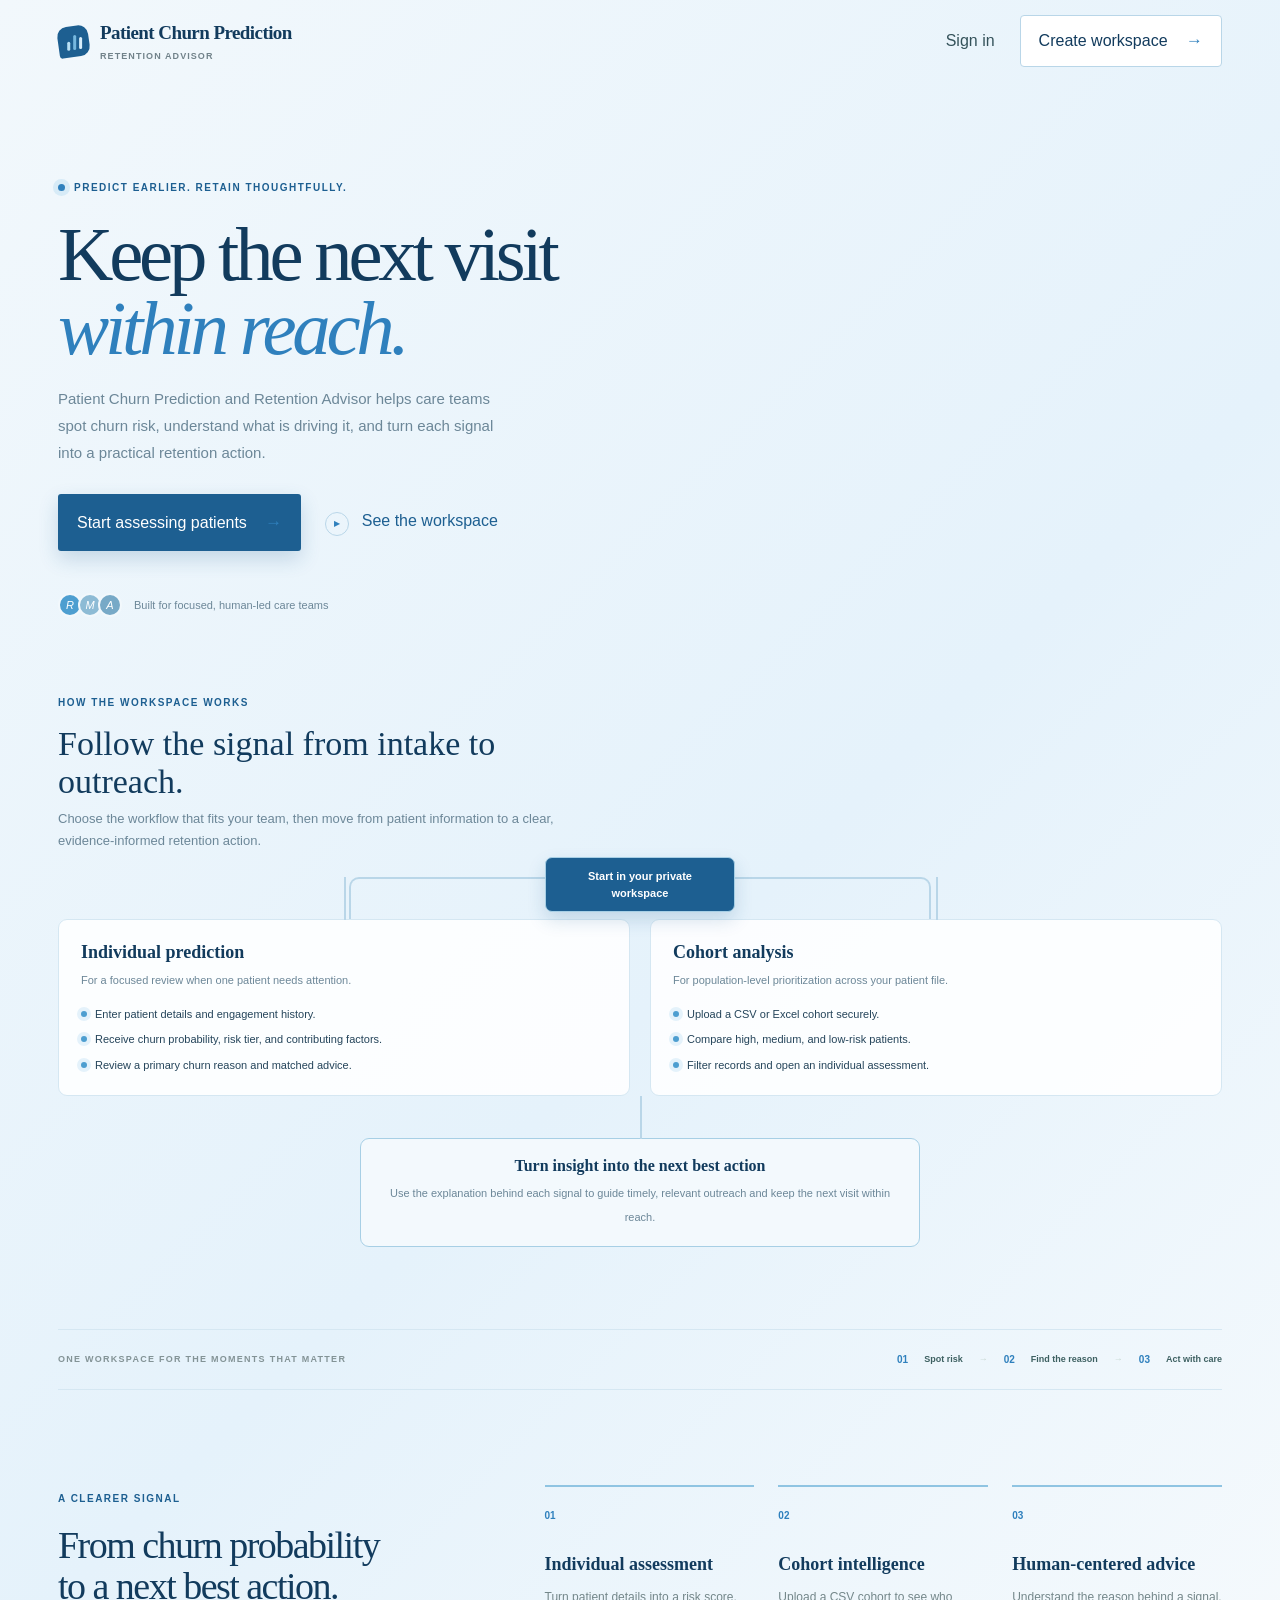
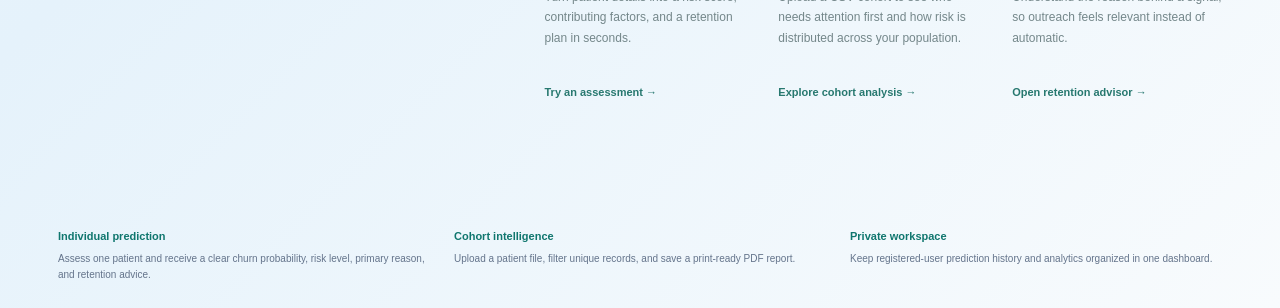
<file: frontend/index.html>
<!DOCTYPE html>
<html lang="en">
<head>
  <meta charset="UTF-8">
  <meta name="viewport" content="width=device-width, initial-scale=1.0">
  <title>Patient Churn Prediction and Retention Advisor</title>
  <meta name="description" content="Spot patient churn risk early and turn each signal into a practical retention action.">
  <meta name="theme-color" content="#0f766e">
  <meta property="og:title" content="Patient Churn Prediction and Retention Advisor">
  <meta property="og:description" content="AI-assisted patient churn insights and human-centered retention advice.">
  <meta property="og:type" content="website">
  <meta name="twitter:card" content="summary">
  <link rel="stylesheet" href="/frontend/style.css?v=2.0.1">
  <style>
    .landing-page { min-height: 100vh; }
    .landing-footer { display: grid; grid-template-columns: repeat(3, 1fr); gap: 24px; }
    .landing-footer-feature { color: #64748b; font-size: 10px; line-height: 1.6; }
    .landing-footer-feature strong { display: block; margin-bottom: 5px; color: #0f766e; font-size: 11px; }
    .landing-simple-flow { padding: 0 0 82px; }
    .landing-simple-flow-heading { max-width: 560px; margin-bottom: 25px; }
    .landing-simple-flow-heading h2 { margin: 12px 0 8px; color: var(--theme-blue-950); font: 500 34px/1.1 Georgia, serif; }
    .landing-simple-flow-heading p { max-width: 520px; color: var(--theme-muted); font-size: 13px; line-height: 1.7; }
    .landing-flow-tree { position: relative; display: grid; grid-template-columns: repeat(2, 1fr); gap: 42px 20px; padding-top: 42px; }
    .landing-flow-tree::before { content: ''; position: absolute; top: 0; left: 25%; right: 25%; height: 42px; border-top: 2px solid #B9D6E8; border-left: 2px solid #B9D6E8; border-right: 2px solid #B9D6E8; border-radius: 10px 10px 0 0; }
    .landing-flow-root { position: absolute; top: -20px; left: 50%; z-index: 1; width: 190px; padding: 10px 15px; border: 1px solid #A7CFE5; border-radius: 7px; background: var(--theme-blue-800); color: white; font-size: 11px; font-weight: 800; text-align: center; transform: translateX(-50%); box-shadow: 0 8px 18px rgba(29,95,145,.18); }
    .landing-flow-branch { position: relative; padding: 22px; border: 1px solid var(--theme-border); border-radius: 9px; background: rgba(255,255,255,.86); opacity: 0; animation: flowReveal .65s ease-out forwards; }
    .landing-flow-branch:nth-child(2) { animation-delay: .2s; }.landing-flow-branch:nth-child(3) { animation-delay: .35s; }
    .landing-flow-branch::before { content: ''; position: absolute; top: -43px; left: 50%; width: 2px; height: 43px; background: #B9D6E8; }
    .landing-flow-branch h3 { margin: 0 0 8px; color: var(--theme-blue-950); font: 600 18px Georgia, serif; }
    .landing-flow-branch > p { margin-bottom: 16px; color: var(--theme-muted); font-size: 11px; line-height: 1.65; }
    .landing-flow-list { display: grid; gap: 9px; margin: 0; padding: 0; list-style: none; }
    .landing-flow-list li { display: flex; gap: 8px; align-items: flex-start; color: var(--theme-text); font-size: 11px; line-height: 1.5; }
    .landing-flow-list li::before { content: ''; width: 6px; height: 6px; flex: 0 0 6px; margin-top: 5px; border-radius: 50%; background: var(--theme-blue-500); box-shadow: 0 0 0 4px var(--theme-blue-100); }
    .landing-flow-outcome { grid-column: 1 / -1; position: relative; max-width: 560px; justify-self: center; padding: 18px 22px; border: 1px solid #A7CFE5; border-radius: 9px; background: var(--theme-blue-50); color: var(--theme-blue-950); text-align: center; opacity: 0; animation: flowReveal .65s ease-out .55s forwards; }
    .landing-flow-outcome::before { content: ''; position: absolute; top: -43px; left: 50%; width: 2px; height: 43px; background: #B9D6E8; }
    .landing-flow-outcome strong { display: block; margin-bottom: 5px; font: 600 16px Georgia, serif; }.landing-flow-outcome span { color: var(--theme-muted); font-size: 11px; line-height: 1.6; }
    .landing-brand-mark span { animation: barBounce 1.5s ease-in-out infinite alternate; transform-origin: bottom; }
    .landing-brand-mark span:nth-child(2) { animation-delay: .3s; }.landing-brand-mark span:nth-child(3) { animation-delay: .6s; }
    .eyebrow-pulse { animation: pulseGlow 2s ease-in-out infinite; }
    .landing-flow-root { animation: rootFloat 3.5s ease-in-out infinite; }
    .landing-flow-outcome { animation: flowReveal .65s ease-out .55s forwards, outcomeGlow 3.5s ease-in-out 1.3s infinite; }
    .landing-flow-step { position: relative; min-height: 145px; padding: 21px; border: 1px solid var(--theme-border); border-radius: 8px; background: rgba(255,255,255,.8); opacity: 0; animation: flowReveal .65s ease-out forwards; }
    .landing-flow-step:nth-child(1) { animation-delay: .15s; }.landing-flow-step:nth-child(2) { animation-delay: .35s; }.landing-flow-step:nth-child(3) { animation-delay: .55s; }
    .landing-flow-step:not(:last-child)::after { content: ''; position: absolute; top: 34px; right: -17px; width: 18px; height: 2px; background: linear-gradient(90deg, var(--theme-blue-500), transparent); transform-origin: left; animation: flowConnector .7s ease-out both; animation-delay: .55s; }
    .landing-flow-step b { display: inline-grid; width: 28px; height: 28px; place-items: center; border-radius: 50%; background: var(--theme-blue-100); color: var(--theme-blue-800); font-size: 11px; animation: stepPulse 2.8s ease-in-out infinite; }
    .landing-flow-step h3 { margin: 18px 0 7px; color: var(--theme-blue-950); font: 600 16px Georgia, serif; }
    .landing-flow-step p { color: var(--theme-muted); font-size: 11px; line-height: 1.65; }
    .landing-hero { grid-template-columns: 1fr; min-height: auto; padding: 92px 0 72px; }
    .landing-hero-copy { max-width: 690px; }
    .landing-visual { display: none; }
    .landing-hero-copy > * { opacity: 0; animation: landingReveal .7s ease-out forwards; }
    .landing-hero-copy > :nth-child(1) { animation-delay: .05s; }.landing-hero-copy > :nth-child(2) { animation-delay: .15s; }.landing-hero-copy > :nth-child(3) { animation-delay: .25s; }.landing-hero-copy > :nth-child(4) { animation-delay: .35s; }.landing-hero-copy > :nth-child(5) { animation-delay: .45s; }
    .feature-grid article { animation: featureReveal .7s ease-out both; }.feature-grid article:nth-child(1) { animation-delay: .15s; }.feature-grid article:nth-child(2) { animation-delay: .3s; }.feature-grid article:nth-child(3) { animation-delay: .45s; }
    @keyframes landingReveal { from { opacity: 0; transform: translateY(14px); } to { opacity: 1; transform: translateY(0); } }
    @keyframes flowReveal { from { opacity: 0; transform: translateY(18px); } to { opacity: 1; transform: translateY(0); } }
    @keyframes flowConnector { from { opacity: 0; transform: scaleX(0); } to { opacity: 1; transform: scaleX(1); } }
    @keyframes featureReveal { from { opacity: 0; transform: translateY(14px); } to { opacity: 1; transform: translateY(0); } }
    @keyframes stepPulse { 0%, 70%, 100% { box-shadow: 0 0 0 0 rgba(77,158,208,0); } 35% { box-shadow: 0 0 0 6px rgba(77,158,208,.14); } }
    @keyframes barBounce { from { transform: scaleY(.45); } to { transform: scaleY(1); } }
    @keyframes pulseGlow { 0%, 100% { opacity: 1; transform: scale(1); } 50% { opacity: .45; transform: scale(1.3); } }
    @keyframes rootFloat { 0%, 100% { transform: translateX(-50%) translateY(0); } 50% { transform: translateX(-50%) translateY(-4px); } }
    @keyframes outcomeGlow { 0%, 100% { box-shadow: 0 0 0 rgba(77,158,208,0); } 50% { box-shadow: 0 10px 28px rgba(77,158,208,.16); } }
    @media (prefers-reduced-motion: reduce) { .landing-hero-copy > *, .landing-flow-step, .landing-flow-step::after, .feature-grid article, .landing-flow-branch, .landing-flow-root, .landing-flow-outcome, .landing-flow-step b, .landing-brand-mark span, .eyebrow-pulse { animation: none; opacity: 1; } }
    @media (max-width: 900px) { .landing-flow-tree { grid-template-columns: 1fr; padding-top: 42px; }.landing-flow-tree::before { left: 50%; right: auto; width: 0; border-right: 0; }.landing-flow-branch::before { left: 50%; }.landing-flow-outcome { grid-column: auto; } }
    @media (max-width: 620px) { .landing-footer { grid-template-columns: 1fr; gap: 12px; } }
  </style>
</head>
<body>
  <div id="landing-view" class="landing-page">
    <header class="landing-nav">
      <a class="landing-brand" href="/">
        <span class="landing-brand-mark"><span></span><span></span><span></span></span>
        <span><strong>Patient Churn Prediction</strong><small>Retention Advisor</small></span>
      </a>
      <div class="landing-nav-actions">
        <a class="landing-text-btn" href="/frontend/login.html">Sign in</a>
        <a class="landing-nav-cta" href="/frontend/login.html?mode=signup">Create workspace <span>&rarr;</span></a>
      </div>
    </header>
    <main class="landing-main">
      <section class="landing-hero">
        <div class="landing-hero-copy">
          <div class="landing-eyebrow"><span class="eyebrow-pulse"></span> Predict earlier. Retain thoughtfully.</div>
          <h1>Keep the next visit<br><em>within reach.</em></h1>
          <p class="landing-lede">Patient Churn Prediction and Retention Advisor helps care teams spot churn risk, understand what is driving it, and turn each signal into a practical retention action.</p>
          <div class="landing-hero-actions"><a class="landing-primary-btn" href="/frontend/login.html?mode=signup">Start assessing patients <span>&rarr;</span></a><a class="landing-secondary-btn" href="/frontend/login.html"><span class="play-icon">&#9654;</span> See the workspace</a></div>
          <div class="landing-trust"><span class="trust-avatars"><i>R</i><i>M</i><i>A</i></span><span>Built for focused, human-led care teams</span></div>
        </div>
        <div class="landing-visual" aria-label="Patient risk dashboard preview">
          <div class="visual-orbit orbit-one"></div><div class="visual-orbit orbit-two"></div>
          <div class="risk-preview-card"><div class="preview-card-top"><span>LIVE RISK PULSE</span><span class="preview-status"><b></b> Model ready</span></div><div class="preview-score-row"><div><small>Average cohort risk</small><strong>38.6<span>%</span></strong></div><div class="score-delta">&#8593; 12.4%<small>this quarter</small></div></div><div class="preview-chart"><span class="chart-grid grid-a"></span><span class="chart-grid grid-b"></span><svg viewBox="0 0 420 150" preserveAspectRatio="none" aria-hidden="true"><defs><linearGradient id="areaFill" x1="0" x2="0" y1="0" y2="1"><stop offset="0" stop-color="#2dd4bf" stop-opacity=".28"/><stop offset="1" stop-color="#2dd4bf" stop-opacity="0"/></linearGradient></defs><path d="M0 122 C42 112 52 94 87 103 S133 74 165 88 S207 105 237 68 S280 79 311 49 S355 61 420 18 V150 H0Z" fill="url(#areaFill)"/><path d="M0 122 C42 112 52 94 87 103 S133 74 165 88 S207 105 237 68 S280 79 311 49 S355 61 420 18" fill="none" stroke="#2dd4bf" stroke-width="3" stroke-linecap="round"/></svg></div><div class="preview-axis"><span>Jan</span><span>Mar</span><span>May</span><span>Jul</span><span>Sep</span></div><div class="preview-alert"><span class="alert-mark">!</span><span><strong>14 patients need a closer look</strong><small>Prioritized by risk and likelihood to respond</small></span><span class="alert-arrow">&rarr;</span></div></div>
          <div class="floating-signal signal-top"><span class="signal-icon">&#10003;</span><span><strong>Actionable</strong><small>Advice matched to risk</small></span></div><div class="floating-signal signal-bottom"><span class="mini-ring">82</span><span><strong>High signal</strong><small>Confidence score</small></span></div>
        </div>
      </section>
      <section class="landing-simple-flow"><div class="landing-simple-flow-heading"><span class="landing-eyebrow">How the workspace works</span><h2>Follow the signal from intake to outreach.</h2><p>Choose the workflow that fits your team, then move from patient information to a clear, evidence-informed retention action.</p></div><div class="landing-flow-tree"><div class="landing-flow-root">Start in your private workspace</div><article class="landing-flow-branch"><h3>Individual prediction</h3><p>For a focused review when one patient needs attention.</p><ul class="landing-flow-list"><li>Enter patient details and engagement history.</li><li>Receive churn probability, risk tier, and contributing factors.</li><li>Review a primary churn reason and matched advice.</li></ul></article><article class="landing-flow-branch"><h3>Cohort analysis</h3><p>For population-level prioritization across your patient file.</p><ul class="landing-flow-list"><li>Upload a CSV or Excel cohort securely.</li><li>Compare high, medium, and low-risk patients.</li><li>Filter records and open an individual assessment.</li></ul></article><div class="landing-flow-outcome"><strong>Turn insight into the next best action</strong><span>Use the explanation behind each signal to guide timely, relevant outreach and keep the next visit within reach.</span></div></div></section>
      <section class="landing-strip"><span>ONE WORKSPACE FOR THE MOMENTS THAT MATTER</span><div><b>01</b> Spot risk <i>&rarr;</i><b>02</b> Find the reason <i>&rarr;</i><b>03</b> Act with care</div></section>
      <section class="landing-features"><div class="feature-intro"><span class="landing-eyebrow">A clearer signal</span><h2>From churn probability<br>to a next best action.</h2></div><div class="feature-grid"><article><span class="feature-number">01</span><h3>Individual assessment</h3><p>Turn patient details into a risk score, contributing factors, and a retention plan in seconds.</p><a href="/frontend/login.html?mode=signup">Try an assessment <span>&rarr;</span></a></article><article><span class="feature-number">02</span><h3>Cohort intelligence</h3><p>Upload a CSV cohort to see who needs attention first and how risk is distributed across your population.</p><a href="/frontend/login.html?mode=signup">Explore cohort analysis <span>&rarr;</span></a></article><article><span class="feature-number">03</span><h3>Human-centered advice</h3><p>Understand the reason behind a signal, so outreach feels relevant instead of automatic.</p><a href="/frontend/login.html?mode=signup">Open retention advisor <span>&rarr;</span></a></article></div></section>
    </main>
    <footer class="landing-footer"><div class="landing-footer-feature"><strong>Individual prediction</strong>Assess one patient and receive a clear churn probability, risk level, primary reason, and retention advice.</div><div class="landing-footer-feature"><strong>Cohort intelligence</strong>Upload a patient file, filter unique records, and save a print-ready PDF report.</div><div class="landing-footer-feature"><strong>Private workspace</strong>Keep registered-user prediction history and analytics organized in one dashboard.</div></footer>
  </div>
</body>
</html>
</file>
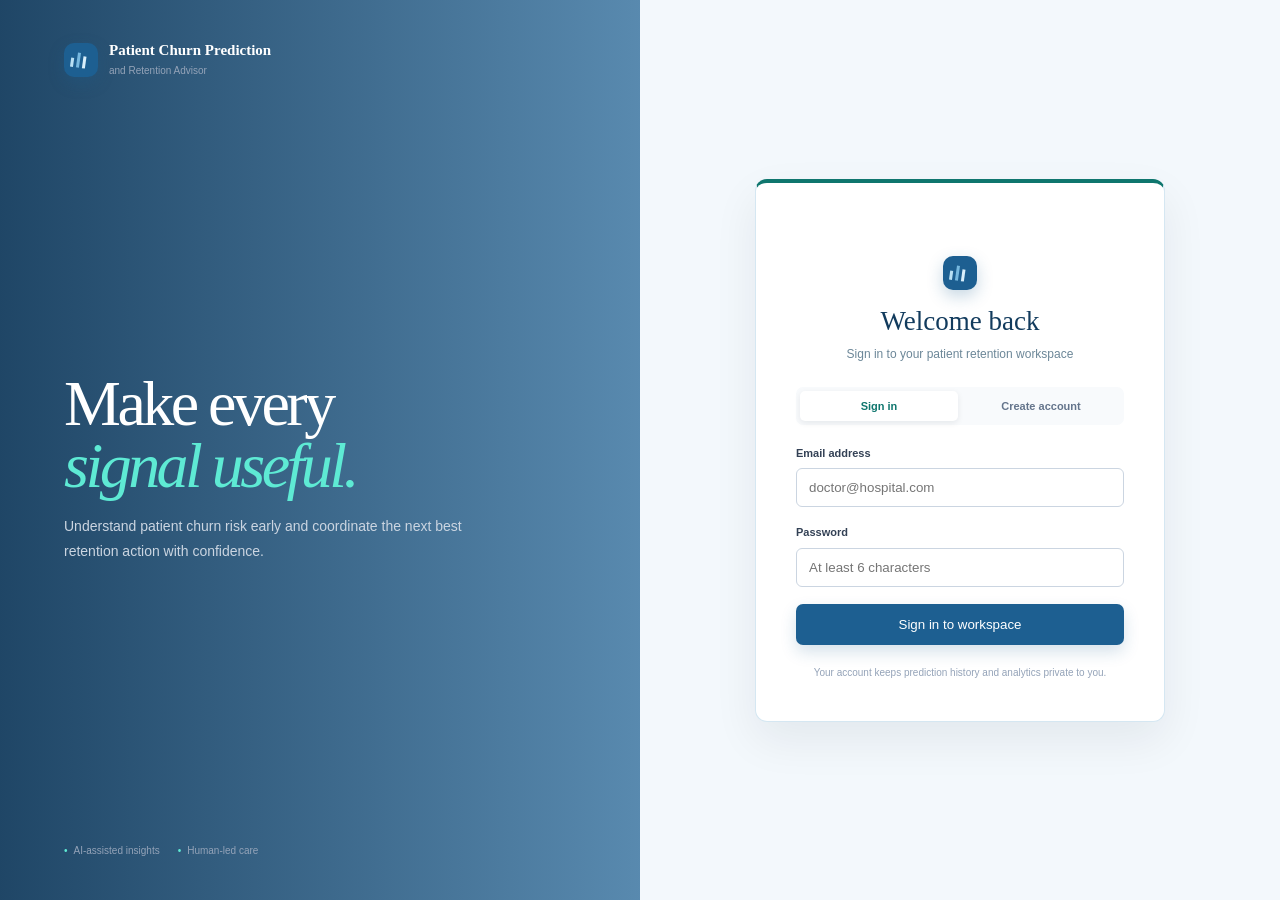
<file: frontend/analytics.html>
<!doctype html>
<html lang="en">
<head><meta charset="UTF-8"><meta name="viewport" content="width=device-width,initial-scale=1"><title>My analytics | Patient Churn Prediction and Retention Advisor</title><meta name="description" content="Track your patient churn prediction and cohort analytics."><meta name="theme-color" content="#0f766e"><meta property="og:title" content="My analytics | Patient Churn Prediction and Retention Advisor"><meta property="og:description" content="Track your patient churn prediction and cohort analytics."><meta property="og:type" content="website"><meta name="twitter:card" content="summary"><link rel="stylesheet" href="/frontend/style.css?v=2.0.1"><style>.analytics-page .page-content{padding-top:36px}.analytics-page .analytics-stat-grid{grid-template-columns:repeat(5,1fr)}</style></head>
<body data-page="analytics" data-protected="true" class="analytics-page">
  <div class="app-frame"><aside class="sidebar"><div class="sidebar-brand"><span class="brand-mark">+</span><span><strong>Patient Churn</strong><small>Prediction & Retention</small></span></div><nav class="sidebar-nav"><a data-nav="dashboard" href="dashboard.html"><span>⌂</span>Dashboard</a><a data-nav="predict" href="predict.html"><span>＋</span>Patient prediction</a><a data-nav="cohort" href="cohort.html"><span>▦</span>Cohort analysis</a><a data-nav="history" href="history.html"><span>◷</span>Prediction history</a><a data-nav="analytics" href="analytics.html"><span>◒</span>My analytics</a></nav><div class="sidebar-user"><span class="user-avatar" data-user-initial>D</span><div><strong data-user-name>Doctor</strong><small data-user-email>doctor@hospital.com</small></div><button data-signout title="Sign out">↪</button></div></aside>
  <main class="page-main"><header class="topbar"><div><span class="eyebrow">YOUR SIGNALS</span><h1>My analytics</h1><p>Understand the risk picture across your saved work.</p></div></header><section class="page-content"><div class="stat-grid analytics-stat-grid"><article class="stat-card"><small>Total evaluated</small><strong data-stat="evaluated">0</strong><span class="stat-caption">Individual predictions</span></article><article class="stat-card"><small>Average churn risk</small><strong data-stat="average">0%</strong><span class="stat-caption">Across saved predictions</span></article><article class="stat-card stat-high"><small>High risk</small><strong data-stat="high">0</strong><span class="stat-caption">Immediate attention</span></article><article class="stat-card"><small>Medium risk</small><strong data-stat="medium">0</strong><span class="stat-caption">Monitor closely</span></article><article class="stat-card"><small>Low risk</small><strong data-stat="low">0</strong><span class="stat-caption">Stable engagement</span></article></div><section class="panel"><div class="section-heading compact"><div><span class="eyebrow">COHORT ACTIVITY</span><h2>Uploaded cohorts</h2></div><a class="text-link" href="cohort.html">Analyze another cohort →</a></div><div id="cohort-history" class="cohort-history-list"><div class="empty-state">Loading your cohort activity...</div></div></section></section></main></div>
  <script src="/frontend/shared.js"></script><script>/* Analytics page uses shared user analytics loading. */</script>
</body></html>
</file>
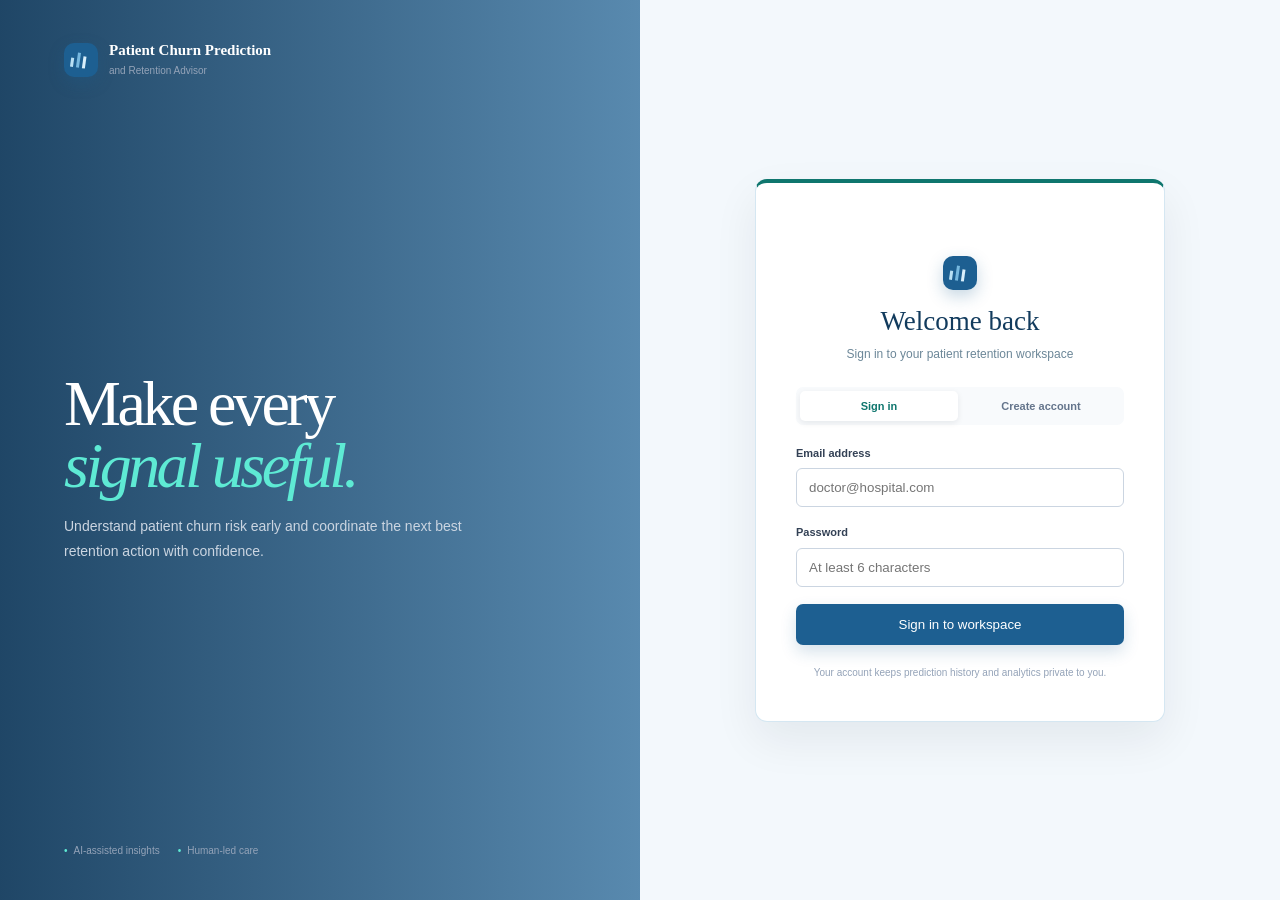
<file: frontend/cohort.html>
<!doctype html>
<html lang="en">
<head>
  <meta charset="UTF-8">
  <meta name="viewport" content="width=device-width,initial-scale=1">
  <title>Cohort analysis | Patient Churn Prediction and Retention Advisor</title>
  <meta name="description" content="Analyze cohort-wide patient churn risk and retention opportunities.">
  <meta name="theme-color" content="#0f766e">
  <meta property="og:title" content="Cohort analysis | Patient Churn Prediction and Retention Advisor">
  <meta property="og:description" content="Analyze cohort-wide patient churn risk and retention opportunities.">
  <meta property="og:type" content="website">
  <meta name="twitter:card" content="summary">
  <link rel="stylesheet" href="/frontend/style.css?v=2.0.1">
  <style>.cohort-page .page-content { padding-top: 36px; }.cohort-page .table-panel { margin-top: 22px; }.cohort-toolbar { display: flex; align-items: end; justify-content: flex-start; flex-wrap: wrap; gap: 16px; margin-top: 22px; }.cohort-toolbar label { color: var(--slate); font-size: 11px; font-weight: 700; }.cohort-toolbar input, .cohort-toolbar select { display: block; width: 100%; min-width: 140px; margin-top: 7px; padding: 11px 12px; border: 1px solid #CBD5E1; border-radius: 6px; outline: none; color: var(--slate); font: 500 12px inherit; }.button-secondary { border-color: #99F6E4; background: var(--teal-soft); color: var(--teal); }.cohort-toolbar .button { margin-left: auto; }.upload-panel { position: relative; overflow: hidden; min-height: 190px; background: linear-gradient(120deg, #eff6ff 0%, #f0fdfa 100%); display: grid; grid-template-columns: minmax(0, 1.2fr) minmax(260px, 420px); align-items: center; gap: 24px; }.upload-copy { position: relative; z-index: 1; }.upload-copy h2 { margin: 8px 0 7px; }.upload-copy p { max-width: 620px; margin-bottom: 12px; }.upload-meta { display: flex; flex-wrap: wrap; gap: 7px; margin: 13px 0 17px; }.upload-meta span { padding: 5px 8px; border: 1px solid #bae6fd; border-radius: 999px; background: rgba(255,255,255,.65); color: #0f766e; font-size: 9px; font-weight: 800; text-transform: uppercase; }.upload-visual { display: grid; position: absolute; right: 52px; top: 30px; z-index: 0; place-items: center; color: #0f766e; text-align: center; }.upload-visual-ring { display: grid; width: 116px; height: 116px; place-items: center; border: 1px solid #7dd3fc; border-radius: 50%; box-shadow: 0 0 0 18px rgba(255,255,255,.35), 0 0 0 36px rgba(255,255,255,.2); }.upload-visual-ring b { display: grid; width: 54px; height: 54px; place-items: center; border-radius: 50%; background: #0f766e; color: white; font-size: 15px; }
.cohort-hero-visual { position: relative; z-index: 1; display: flex; justify-content: flex-end; padding-right: 8px; }
.cohort-hero-card { width: min(100%, 340px); background: rgba(255,255,255,0.82); backdrop-filter: blur(8px); border: 1px solid rgba(148,163,184,0.35); box-shadow: 0 18px 42px rgba(15, 23, 42, 0.08); border-radius: 18px; padding: 18px 18px 16px; }
.cohort-hero-head { display: flex; align-items: center; justify-content: space-between; gap: 8px; margin-bottom: 14px; }
.cohort-hero-head .eyebrow { font-size: 9px; letter-spacing: 0.14em; }
.cohort-hero-head strong { font-size: 13px; color: #0f172a; }
.cohort-hero-graph { position: relative; background: linear-gradient(180deg, #f8fbff 0%, #eef6ff 100%); border: 1px solid #dbeafe; border-radius: 14px; padding: 10px 10px 0; height: 160px; overflow: hidden; }
.cohort-result-chart { position: absolute; inset: 18px 18px 22px; display: grid; grid-template-columns: repeat(3, minmax(0, 1fr)); align-items: end; gap: 18px; border-bottom: 1px solid #bfdbfe; background: repeating-linear-gradient(to bottom, transparent 0, transparent 31px, rgba(148,163,184,0.22) 32px); }
.cohort-result-bar { display: block; min-height: 0; height: var(--bar-height, 0%); border-radius: 7px 7px 0 0; transition: height 350ms ease; }
.cohort-result-bar.high { background: linear-gradient(180deg, #fb7185, #e11d48); }
.cohort-result-bar.medium { background: linear-gradient(180deg, #fbbf24, #d97706); }
.cohort-result-bar.low { background: linear-gradient(180deg, #34d399, #059669); }
.cohort-hero-footer { display: grid; grid-template-columns: repeat(3, minmax(0, 1fr)); gap: 8px; margin-top: 12px; }
.cohort-hero-footer div { padding-top: 6px; border-top: 1px solid #e2e8f0; }
.cohort-hero-footer small { display: block; font-size: 10px; text-transform: uppercase; letter-spacing: 0.08em; color: #64748b; }
.cohort-hero-footer strong { display: block; margin-top: 3px; font-size: 16px; color: #0f172a; }
@media (max-width: 820px){ .upload-panel { grid-template-columns: 1fr; } .cohort-hero-visual { justify-content: center; padding-right: 0; } }
@media (max-width:620px){.cohort-toolbar{align-items:stretch;flex-direction:column}.cohort-toolbar input{width:100%;box-sizing:border-box}.cohort-toolbar .button{width:100%}.upload-visual{display:none}.cohort-hero-card { width: 100%; }}</style>
</head>
<body data-page="cohort" data-protected="true" class="cohort-page">
  <div class="app-frame">
    <aside class="sidebar"><div class="sidebar-brand"><span class="brand-mark">+</span><span><strong>Patient Churn</strong><small>Prediction & Retention</small></span></div><nav class="sidebar-nav"><a data-nav="dashboard" href="dashboard.html"><span>⌂</span>Dashboard</a><a data-nav="predict" href="predict.html"><span>＋</span>Patient prediction</a><a data-nav="cohort" href="cohort.html"><span>▦</span>Cohort analysis</a><a data-nav="history" href="history.html"><span>◷</span>Prediction history</a><a data-nav="analytics" href="analytics.html"><span>◒</span>My analytics</a></nav><div class="sidebar-user"><span class="user-avatar" data-user-initial>D</span><div><strong data-user-name>Doctor</strong><small data-user-email>doctor@hospital.com</small></div><button data-signout title="Sign out">↪</button></div></aside>
    <main class="page-main">
      <header class="topbar"><div><span class="eyebrow">POPULATION INTELLIGENCE</span><h1>Cohort analysis</h1><p>See which patients need attention first across your population.</p></div></header>
      <section class="page-content">
        <section class="panel upload-panel">
          <div class="upload-copy">
            <span class="upload-icon">↑</span>
            <div>
              <span class="eyebrow">COHORT INTAKE</span>
              <h2>Upload a patient cohort</h2>
              <p>Bring a CSV or Excel file into the workspace to receive row-level churn signals, risk tiers, and retention guidance.</p>
              <div class="upload-meta"><span>CSV / XLSX / XLS</span><span>Private to your account</span><span>Ready for analysis</span></div>
              <label class="button button-primary upload-button">Choose CSV or Excel<input id="cohort-file" type="file" accept=".csv,.xlsx,.xls"></label>
            </div>
          </div>
          <div class="cohort-hero-visual" aria-hidden="true">
            <div class="cohort-hero-card">
              <div class="cohort-hero-head">
                <span class="eyebrow">BATCH SIGNAL</span>
                <strong>Population risk</strong>
              </div>
              <div class="cohort-hero-graph">
                <div class="cohort-result-chart" aria-label="Cohort risk distribution chart">
                  <span id="cohort-chart-high" class="cohort-result-bar high"></span>
                  <span id="cohort-chart-medium" class="cohort-result-bar medium"></span>
                  <span id="cohort-chart-low" class="cohort-result-bar low"></span>
                </div>
              </div>
              <div class="cohort-hero-footer">
                <div>
                  <small>High risk</small>
                    <strong id="cohort-chart-high-value">&mdash;</strong>
                </div>
                <div>
                  <small>Medium</small>
                    <strong id="cohort-chart-medium-value">&mdash;</strong>
                </div>
                <div>
                  <small>Low</small>
                    <strong id="cohort-chart-low-value">&mdash;</strong>
                </div>
              </div>
            </div>
          </div>
          <span id="cohort-status" class="loading-text hidden">Analyzing cohort...</span>
          <div id="cohort-error" class="alert alert-error hidden"></div>
        </section>
        <section id="cohort-results" class="hidden">
          <div class="cohort-toolbar">
            <label>Filter records<input id="record-filter" type="search" placeholder="Search REC-0001 or patient ID"></label>
            <label>Risk Level
              <select id="risk-filter">
                <option value="">All</option>
                <option value="High">High risk</option>
                <option value="Medium">Medium risk</option>
                <option value="Low">Low risk</option>
              </select>
            </label>
            <label>Age
              <select id="age-filter">
                <option value="">All</option>
                <option value="<40">&lt; 40</option>
                <option value="40-60">40 - 60</option>
                <option value=">60">&gt; 60</option>
              </select>
            </label>
            <label>Gender
              <select id="gender-filter">
                <option value="">All</option>
                <option value="Male">Male</option>
                <option value="Female">Female</option>
              </select>
            </label>
            <button id="download-cohort" class="button button-secondary" type="button">Save results as PDF ↓</button>
          </div>
          <div class="stat-grid cohort-stat-grid"><article class="stat-card"><small>Total patients</small><strong id="cohort-total">0</strong></article><article class="stat-card stat-high"><small>High risk</small><strong id="cohort-high">0</strong></article><article class="stat-card"><small>Medium risk</small><strong id="cohort-medium">0</strong></article><article class="stat-card"><small>Low risk</small><strong id="cohort-low">0</strong></article></div>
          <section class="panel table-panel"><div class="section-heading compact"><div><span class="eyebrow">ROW-LEVEL RESULTS</span><h2>Patient risk list</h2></div></div><div class="table-wrap"><table><thead><tr><th>Record ID</th><th>Patient</th><th>Probability</th><th>Risk</th><th>Primary signal</th><th>Recommended advice</th><th>Patient</th></tr></thead><tbody id="cohort-table-body"></tbody></table></div><div id="cohort-pagination" class="cohort-pagination hidden"><button id="cohort-prev" class="button button-secondary" type="button">← Previous</button><span id="cohort-page-label"></span><button id="cohort-next" class="button button-secondary" type="button">Next →</button></div></section>
        </section>
      </section>
    </main>
  </div>
  <script src="/frontend/shared.js"></script><script>/* Cohort page uses shared upload, filtering, and PDF export behavior. */</script>
</body>
</html>
</file>
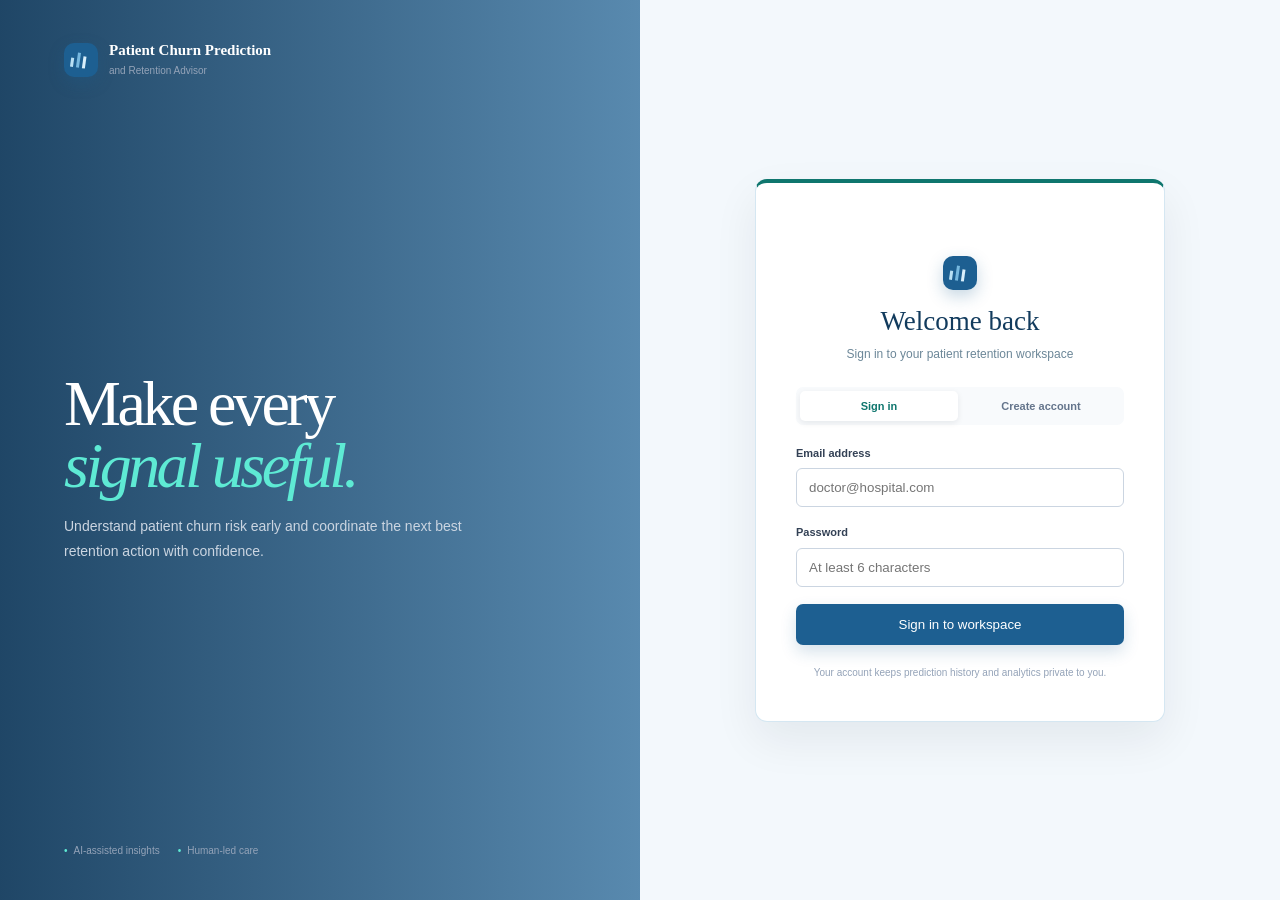
<file: frontend/dashboard.html>
<!doctype html>
<html lang="en">
<head>
  <meta charset="UTF-8">
  <meta name="viewport" content="width=device-width,initial-scale=1">
  <title>Dashboard | Patient Churn Prediction and Retention Advisor</title>
  <meta name="description" content="Monitor patient churn risk and retention activity in one workspace.">
  <meta name="theme-color" content="#0f766e">
  <meta property="og:title" content="Dashboard | Patient Churn Prediction and Retention Advisor">
  <meta property="og:description" content="Monitor patient churn risk and retention activity.">
  <meta property="og:type" content="website">
  <meta name="twitter:card" content="summary">
  <link rel="stylesheet" href="/frontend/style.css?v=2.0.1">
  <style>.dashboard-page .page-content { padding-top: 42px; }.dashboard-page .section-heading:first-of-type { margin-top: 0; }.dashboard-page .stat-grid { margin-top: 0; }</style>
</head>
<body data-page="dashboard" data-protected="true" class="dashboard-page">
  <div class="app-frame">
    <aside class="sidebar">
      <div class="sidebar-brand"><span class="brand-mark">+</span><span><strong>Patient Churn</strong><small>Prediction & Retention</small></span></div>
      <nav class="sidebar-nav">
        <a data-nav="dashboard" href="dashboard.html"><span>⌂</span>Dashboard</a>
        <a data-nav="predict" href="predict.html"><span>＋</span>Patient prediction</a>
        <a data-nav="cohort" href="cohort.html"><span>▦</span>Cohort analysis</a>
        <a data-nav="history" href="history.html"><span>◷</span>Prediction history</a>
        <a data-nav="analytics" href="analytics.html"><span>◒</span>My analytics</a>
      </nav>
      <div class="sidebar-user"><span class="user-avatar" data-user-initial>D</span><div><strong data-user-name>Doctor</strong><small data-user-email>doctor@hospital.com</small></div><button data-signout title="Sign out">↪</button></div>
    </aside>
    <main class="page-main">
      <header class="topbar"><div><span class="eyebrow">PATIENT RETENTION WORKSPACE</span><h1>Good to see you, <span data-user-name>Doctor</span></h1></div><a class="button button-primary" href="predict.html">New assessment <span>→</span></a></header>
      <section class="page-content">
        <div class="section-heading"><div><span class="eyebrow">YOUR WORKSPACE</span><h2>At a glance</h2></div><a class="text-link" href="analytics.html">View full analytics →</a></div>
        <div class="stat-grid">
          <article class="stat-card"><span class="stat-icon blue">◌</span><small>Patients evaluated</small><strong data-stat="evaluated">0</strong><span class="stat-caption">All-time predictions</span></article>
          <article class="stat-card"><span class="stat-icon teal">◒</span><small>Average churn risk</small><strong data-stat="average">0%</strong><span class="stat-caption">Across your assessments</span></article>
          <article class="stat-card stat-high"><span class="stat-icon red">!</span><small>High risk</small><strong data-stat="high">0</strong><span class="stat-caption">Needs timely outreach</span></article>
          <article class="stat-card"><span class="stat-icon amber">◔</span><small>Medium risk</small><strong data-stat="medium">0</strong><span class="stat-caption">Worth a closer look</span></article>
        </div>
        <div class="dashboard-grid">
          <section class="panel action-panel"><span class="eyebrow">QUICK ACTIONS</span><h2>Where would you like to begin?</h2><div class="action-links"><a href="predict.html" class="action-link"><span class="action-icon">＋</span><span><strong>Assess one patient</strong><small>Get a risk score and tailored advice</small></span><b>→</b></a><a href="cohort.html" class="action-link"><span class="action-icon">▦</span><span><strong>Analyze a cohort</strong><small>Upload CSV or Excel for batch insights</small></span><b>→</b></a></div></section>
          <section class="panel"><div class="section-heading compact"><div><span class="eyebrow">RECENT ACTIVITY</span><h2>Latest predictions</h2></div><a class="text-link" href="history.html">See history →</a></div><ul id="recent-history" class="activity-list"><li class="empty-row">Loading your predictions...</li></ul></section>
        </div>
      </section>
    </main>
  </div>
  <script src="/frontend/shared.js"></script><script>/* Dashboard page uses shared authenticated data loading. */</script>
</body>
</html>
</file>
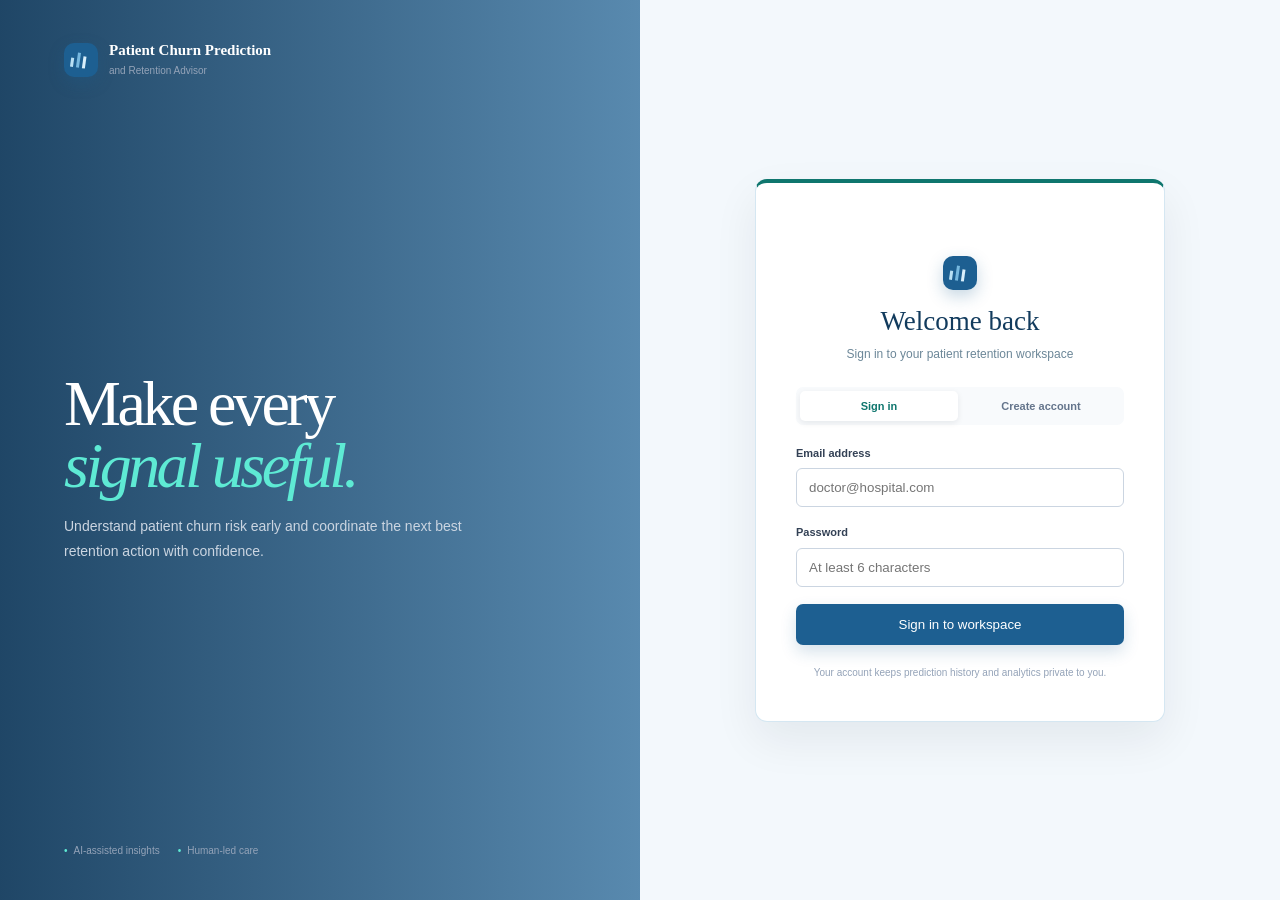
<file: frontend/history.html>
<!doctype html>
<html lang="en">
<head><meta charset="UTF-8"><meta name="viewport" content="width=device-width,initial-scale=1"><title>Prediction history | Patient Churn Prediction and Retention Advisor</title><meta name="description" content="Review private patient churn predictions and retention recommendations."><meta name="theme-color" content="#0f766e"><meta property="og:title" content="Prediction history | Patient Churn Prediction and Retention Advisor"><meta property="og:description" content="Review private patient churn predictions and retention recommendations."><meta property="og:type" content="website"><meta name="twitter:card" content="summary"><link rel="stylesheet" href="/frontend/style.css?v=2.0.1"><style>.history-page .page-content{padding-top:36px}</style></head>
<body data-page="history" data-protected="true" class="history-page">
  <div class="app-frame"><aside class="sidebar"><div class="sidebar-brand"><span class="brand-mark">+</span><span><strong>Patient Churn</strong><small>Prediction & Retention</small></span></div><nav class="sidebar-nav"><a data-nav="dashboard" href="dashboard.html"><span>⌂</span>Dashboard</a><a data-nav="predict" href="predict.html"><span>＋</span>Patient prediction</a><a data-nav="cohort" href="cohort.html"><span>▦</span>Cohort analysis</a><a data-nav="history" href="history.html"><span>◷</span>Prediction history</a><a data-nav="analytics" href="analytics.html"><span>◒</span>My analytics</a></nav><div class="sidebar-user"><span class="user-avatar" data-user-initial>D</span><div><strong data-user-name>Doctor</strong><small data-user-email>doctor@hospital.com</small></div><button data-signout title="Sign out">↪</button></div></aside>
  <main class="page-main"><header class="topbar"><div><span class="eyebrow">PRIVATE RECORD</span><h1>Prediction history</h1><p>A chronological record of your patient assessments.</p></div><a class="button button-primary" href="predict.html">New assessment <span>→</span></a></header><section class="page-content"><section class="panel table-panel"><div class="section-heading compact"><div><span class="eyebrow">YOUR WORKSPACE</span><h2>Saved predictions</h2></div><span class="secure-chip">● Private to your account</span></div><div class="table-wrap"><table><thead><tr><th>Date</th><th>Patient ID</th><th>Gender</th><th>Age</th><th>Probability</th><th>Risk</th><th>Primary signal</th><th>Retention advice</th></tr></thead><tbody id="history-body"><tr><td colspan="8" class="empty-row">Loading your history...</td></tr></tbody></table></div></section></section></main></div>
  <script src="/frontend/shared.js"></script><script>/* History page uses shared user history loading. */</script>
</body></html>
</file>
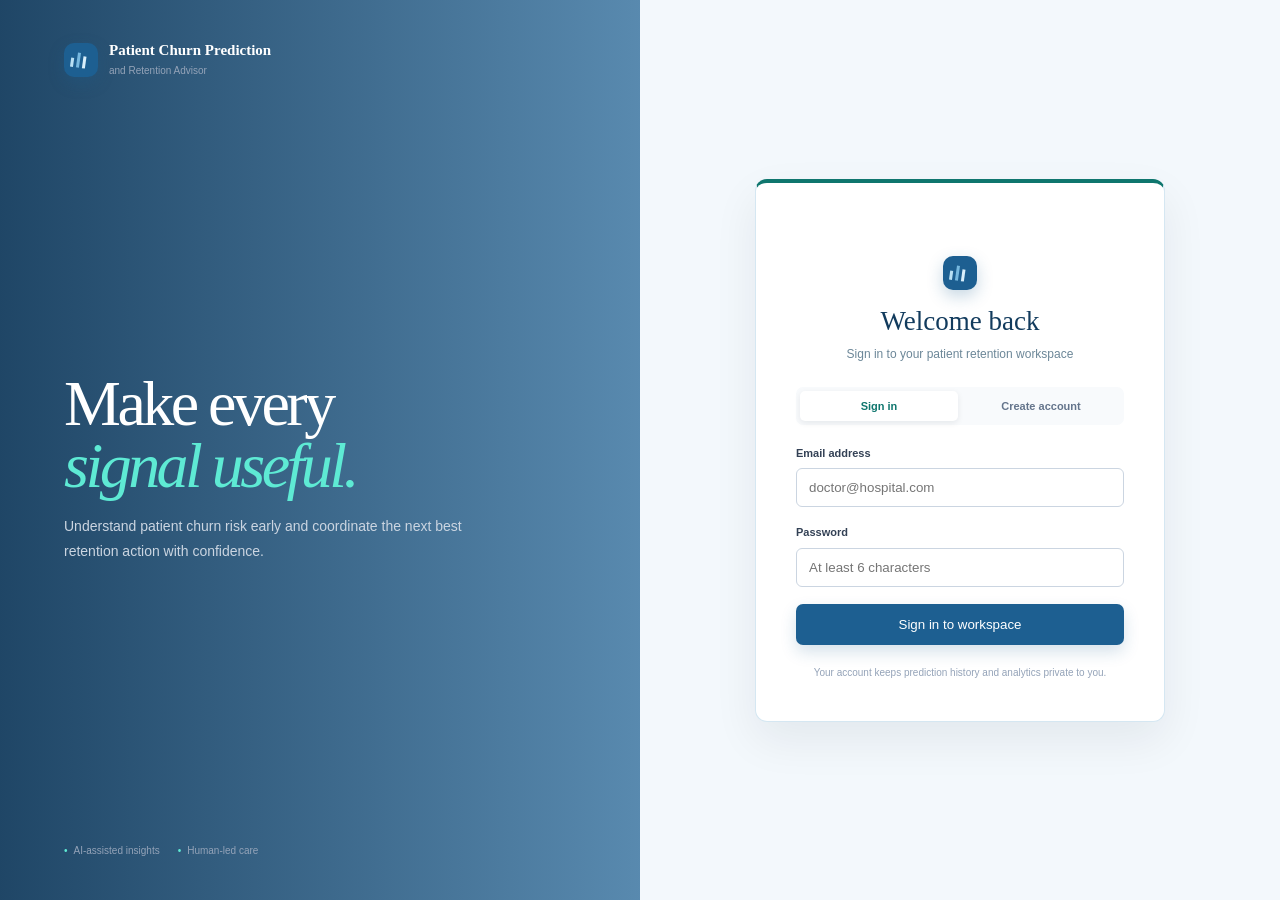
<file: frontend/login.html>
<!doctype html>
<html lang="en">
<head><meta charset="UTF-8"><meta name="viewport" content="width=device-width,initial-scale=1"><title>Sign in | Patient Churn Prediction and Retention Advisor</title><meta name="description" content="Sign in to your patient retention workspace."><meta name="theme-color" content="#0f766e"><meta property="og:title" content="Sign in | Patient Churn Prediction and Retention Advisor"><meta property="og:description" content="Access patient churn insights and retention advice."><meta property="og:type" content="website"><meta name="twitter:card" content="summary"><link rel="stylesheet" href="/frontend/style.css?v=2.0.1"><style>.auth-page .auth-card { border-top: 4px solid var(--teal); }</style></head>
<body data-page="login" class="auth-page">
  <main class="auth-layout"><section class="auth-visual"><a class="brand-lockup" href="/"><span class="brand-mark"></span><span><strong>Patient Churn Prediction</strong><small>and Retention Advisor</small></span></a><div><h1>Make every<br><em>signal useful.</em></h1><p>Understand patient churn risk early and coordinate the next best retention action with confidence.</p></div><div class="auth-visual-note"><span>AI-assisted insights</span><span>Human-led care</span></div></section>
  <section class="auth-panel"><div class="auth-card"><div class="auth-card-heading"><span class="brand-mark brand-mark-small"></span><h2>Welcome back</h2><p id="login-subtitle">Sign in to your patient retention workspace</p></div><div class="auth-tabs"><button id="tab-signin" type="button">Sign in</button><button id="tab-signup" type="button">Create account</button></div><div id="login-error" class="alert alert-error hidden"></div><form id="login-form"><label id="login-name-field" class="hidden">Full name<input id="login-name" name="name" type="text" placeholder="Dr. Jane Smith"></label><label>Email address<input name="email" type="email" placeholder="doctor@hospital.com" required></label><label>Password<input name="password" type="password" placeholder="At least 6 characters" minlength="6" required></label><button id="login-submit-btn" class="button button-primary button-wide" type="submit">Sign in to workspace</button></form><p class="auth-footnote">Your account keeps prediction history and analytics private to you.</p></div></section></main>
  <script src="/frontend/shared.js"></script><script>/* Login page uses shared authentication handlers. */</script>
</body>
</html>
</file>
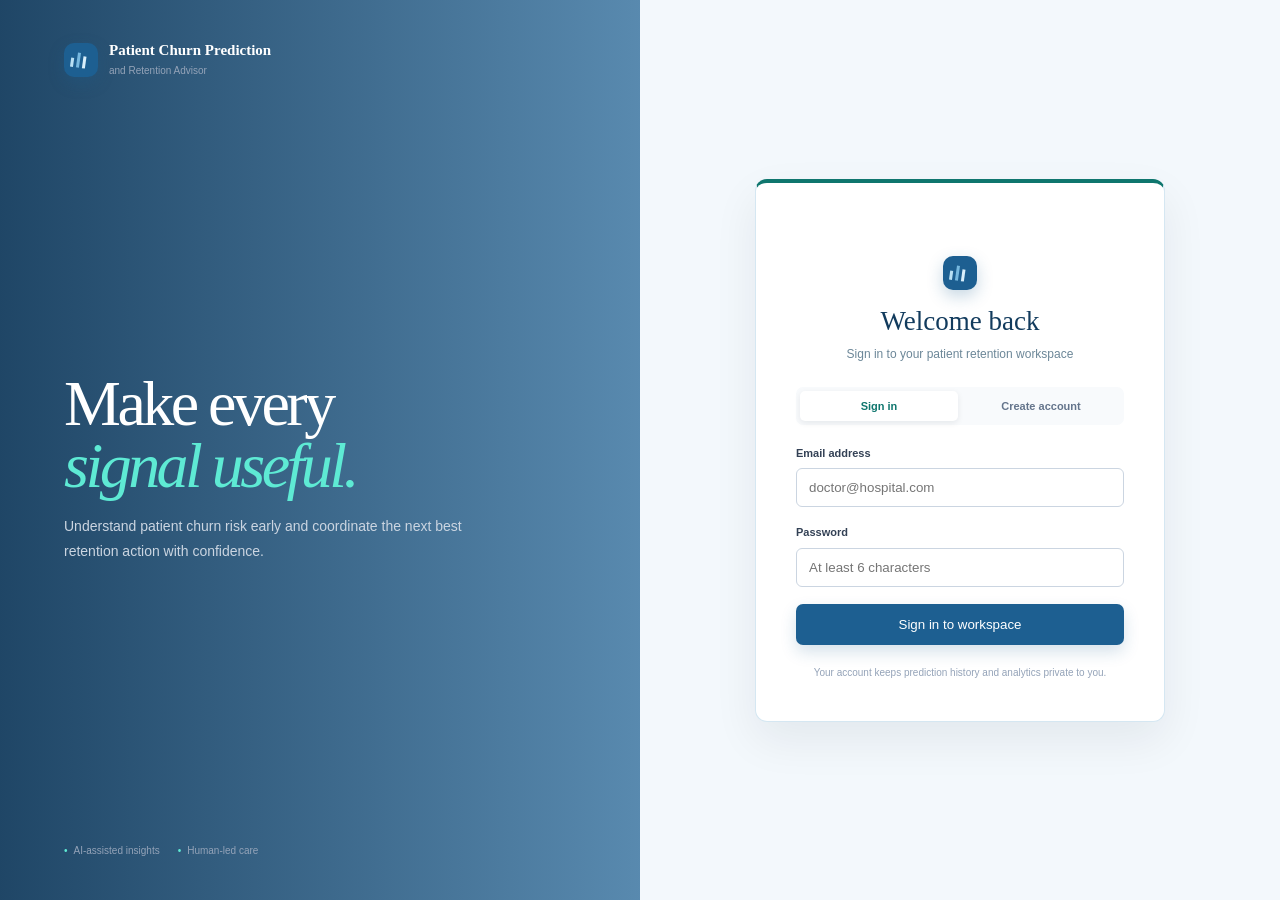
<file: frontend/predict.html>
<!doctype html>
<html lang="en">
<head>
  <meta charset="UTF-8">
  <meta name="viewport" content="width=device-width,initial-scale=1">
  <title>Patient prediction | Patient Churn Prediction and Retention Advisor</title>
  <meta name="description" content="Generate an individual patient churn risk assessment and retention plan.">
  <meta name="theme-color" content="#0f766e">
  <meta property="og:title" content="Patient prediction | Patient Churn Prediction and Retention Advisor">
  <meta property="og:description" content="Generate an individual patient churn risk assessment and retention plan.">
  <meta property="og:type" content="website">
  <meta name="twitter:card" content="summary">
  <link rel="stylesheet" href="/frontend/style.css?v=2.0.1">
  <style>
  .predict-page .page-content { padding-top: 36px; }
  .predict-page .prediction-result { scroll-margin-top: 24px; border-top: 4px solid var(--teal); transition: all 0.3s ease; }
  .prediction-result.high-risk-result { border-top-color: #ef4444; box-shadow: 0 10px 25px -5px rgba(239, 68, 68, 0.4); }
  .prediction-result.medium-risk-result { border-top-color: #f59e0b; box-shadow: 0 10px 25px -5px rgba(245, 158, 11, 0.4); }
  .prediction-result.high-risk-result .result-reason { background: #fef2f2; border-left-color: #ef4444; }
  .prediction-result.high-risk-result .result-reason span, .prediction-result.high-risk-result .result-reason strong { color: #ef4444; }
  .prediction-result.high-risk-result .result-reason strong { color: #991b1b; }
  .prediction-result.medium-risk-result .result-reason { background: #fffbeb; border-left-color: #f59e0b; }
  .prediction-result.medium-risk-result .result-reason span, .prediction-result.medium-risk-result .result-reason strong { color: #f59e0b; }
  .prediction-result.medium-risk-result .result-reason strong { color: #92400e; }
  .result-advice { margin-top: 16px; padding: 18px; border: 1px solid #99F6E4; border-radius: 8px; background: #F0FDFA; }
  .result-advice span { color: var(--teal); font-size: 10px; font-weight: 800; letter-spacing: .12em; text-transform: uppercase; }
  .result-advice p { margin: 8px 0 0; color: var(--slate); font-size: 14px; line-height: 1.7; }
  </style>
</head>
<body data-page="predict" data-protected="true" class="predict-page">
  <div class="app-frame">
    <aside class="sidebar"><div class="sidebar-brand"><span class="brand-mark">+</span><span><strong>Patient Churn</strong><small>Prediction & Retention</small></span></div><nav class="sidebar-nav"><a data-nav="dashboard" href="dashboard.html"><span>⌂</span>Dashboard</a><a data-nav="predict" href="predict.html"><span>＋</span>Patient prediction</a><a data-nav="cohort" href="cohort.html"><span>▦</span>Cohort analysis</a><a data-nav="history" href="history.html"><span>◷</span>Prediction history</a><a data-nav="analytics" href="analytics.html"><span>◒</span>My analytics</a></nav><div class="sidebar-user"><span class="user-avatar" data-user-initial>D</span><div><strong data-user-name>Doctor</strong><small data-user-email>doctor@hospital.com</small></div><button data-signout title="Sign out">↪</button></div></aside>
    <main class="page-main">
      <header class="topbar"><div><span class="eyebrow">INDIVIDUAL ASSESSMENT</span><h1>Patient prediction</h1><p>Build a complete risk picture from patient-level information.</p></div></header>
      <section class="page-content narrow-content">
        <div class="content-intro"><div><h2>Patient profile</h2><p>Enter the details below. The result will show only the churn probability, risk, primary reason, and retention advice.</p></div><span class="secure-chip">● Secure workspace</span></div>
        <form id="predict-form" class="panel prediction-form">
          <div class="form-section"><div class="form-section-title"><span>01</span><div><h3>Patient context</h3><p>Basic care relationship details</p></div></div><div class="field-grid"><label>Age<input name="age" type="number" min="18" max="90" value="58" required></label><label>Gender<select name="gender"><option>Female</option><option>Male</option><option>Other</option></select></label><label>State<select name="state" required><option>CA</option><option>FL</option><option>GA</option><option>IL</option><option>MI</option><option>NC</option><option>NY</option><option>OH</option><option>PA</option><option>TX</option></select></label><label>Specialty<select name="specialty" required><option>Cardiology</option><option>Family Medicine</option><option>General Practice</option><option>Internal Medicine</option><option>Neurology</option><option>Orthopedics</option><option>Pediatrics</option></select></label><label>Insurance type<select name="insurance_type" required><option>Private</option><option>Medicaid</option><option>Medicare</option><option>Self-Pay</option></select></label><label>Tenure in months<input name="tenure_months" type="number" min="1" max="120" value="24" required></label></div></div>
          <div class="form-section"><div class="form-section-title"><span>02</span><div><h3>Engagement signals</h3><p>Visits, appointments, and digital connection</p></div></div><div class="field-grid"><label>Visits last year<input name="visits_last_year" type="number" min="0" max="20" value="4" required></label><label>Missed appointments<input name="missed_appointments" type="number" min="0" max="10" value="1" required></label><label>Days since last visit<input name="days_since_last_visit" type="number" min="1" max="730" value="90" required></label><label>Portal usage<select name="portal_usage"><option value="1">Yes</option><option value="0">No</option></select></label><label>Referrals made<input name="referrals_made" type="number" min="0" max="5" value="1" required></label><label>Distance to facility<input name="distance_to_facility" type="number" min="0.5" max="50" step="0.1" value="10" required></label></div></div>
          <div class="form-section"><div class="form-section-title"><span>03</span><div><h3>Experience & cost</h3><p>Use the numeric values recorded for this patient</p></div></div><div class="field-grid"><label>Overall satisfaction<input name="overall_satisfaction" type="number" min="1" max="5" step="0.1" value="3" required></label><label>Wait-time satisfaction<input name="wait_time_satisfaction" type="number" min="1" max="5" step="0.1" value="3" required></label><label>Staff satisfaction<input name="staff_satisfaction" type="number" min="1" max="5" step="0.1" value="3" required></label><label>Provider rating<input name="provider_rating" type="number" min="1" max="5" step="0.1" value="4" required></label><label>Out-of-pocket cost<input name="avg_out_of_pocket_cost" type="number" min="20" max="2000" value="500" required></label><label>Billing issues<select name="billing_issues"><option value="0">No</option><option value="1">Yes</option></select></label></div></div>
          <div class="form-actions"><span id="predict-error" class="alert-error-text hidden"></span><button id="predict-submit" class="button button-primary" type="submit">Generate risk assessment <span>→</span></button></div>
        </form>
        <section id="prediction-result" class="panel prediction-result hidden"></section>
      </section>
    </main>
  </div>
  <script src="/frontend/shared.js"></script><script>/* Prediction page uses shared form behavior. */</script>
</body>
</html>
</file>
<file: frontend/style.css>
/* ═══════════════════════════════════════════════════
   App Layout
   ═══════════════════════════════════════════════════ */

.app-layout {
  display: flex;
  min-height: 100vh;
  background: #f8fafc;
}

.main-content {
  flex: 1;
  display: flex;
  flex-direction: column;
  min-height: 100vh;
  overflow: hidden;
}

.main-scroll {
  flex: 1;
  overflow-y: auto;
  background: #f8fafc;
}
.action-toast-banner {
  position: fixed;
  bottom: 2rem;
  right: 2rem;
  z-index: 100;
  display: flex;
  align-items: center;
  gap: 1rem;
  background: #ffffff;
  border: 1px solid #a7f3d0;
  box-shadow: 0 10px 30px rgba(15, 23, 42, 0.12), 0 0 15px rgba(16, 185, 129, 0.15);
  border-radius: var(--radius-md);
  padding: 0.85rem 1.25rem;
  animation: fadeInUp 0.3s ease;
}

.toast-content {
  display: flex;
  align-items: center;
  gap: 0.6rem;
}

.toast-text {
  font-size: 0.85rem;
  font-weight: 700;
  color: #065f46;
}

.toast-close-btn {
  background: none;
  border: none;
  color: #64748b;
  cursor: pointer;
  font-size: 0.85rem;
}

.toast-close-btn:hover { color: #0f172a; }
.auth-overlay {
  position: fixed; top: 0; left: 0; right: 0; bottom: 0;
  background: rgba(0,0,0,0.5); backdrop-filter: blur(4px);
  display: flex; align-items: center; justify-content: center;
  z-index: 1000; animation: fadeIn 0.2s;
}
.auth-modal {
  background: #fff; border-radius: 16px; padding: 36px 32px;
  width: 420px; max-width: 95vw; position: relative;
  box-shadow: 0 20px 60px rgba(0,0,0,0.2);
  animation: slideUp 0.3s ease;
}
@keyframes slideUp { from { transform: translateY(30px); opacity: 0; } to { transform: translateY(0); opacity: 1; } }
@keyframes fadeIn { from { opacity: 0; } to { opacity: 1; } }
.auth-close {
  position: absolute; top: 16px; right: 16px;
  background: none; border: none; font-size: 18px;
  color: #94a3b8; cursor: pointer;
}
.auth-close:hover { color: #334155; }
.auth-header { text-align: center; margin-bottom: 20px; }
.auth-logo { display: inline-flex; padding: 10px; background: #eff6ff; border-radius: 12px; margin-bottom: 12px; }
.auth-header h2 { font-size: 20px; font-weight: 700; color: #0f172a; margin: 0 0 4px; }
.auth-subtitle { font-size: 13px; color: #64748b; margin: 0; }
.auth-tabs { display: flex; gap: 4px; background: #f1f5f9; border-radius: 10px; padding: 4px; margin-bottom: 20px; }
.auth-tab {
  flex: 1; padding: 8px; border: none; border-radius: 8px;
  font-size: 13px; font-weight: 600; cursor: pointer;
  background: transparent; color: #64748b; transition: all 0.2s;
}
.auth-tab.active { background: #fff; color: #0f172a; box-shadow: 0 1px 3px rgba(0,0,0,0.1); }
.auth-error {
  background: #fef2f2; color: #dc2626; padding: 10px 14px;
  border-radius: 8px; font-size: 13px; margin-bottom: 16px;
  border: 1px solid #fecaca;
}
.auth-form { display: flex; flex-direction: column; gap: 16px; }
.auth-field label { display: block; font-size: 13px; font-weight: 600; color: #334155; margin-bottom: 6px; }
.auth-field input {
  width: 100%; padding: 10px 14px; border: 1.5px solid #e2e8f0;
  border-radius: 10px; font-size: 14px; outline: none; transition: border 0.2s;
  box-sizing: border-box;
}
.auth-field input:focus { border-color: #2563eb; box-shadow: 0 0 0 3px rgba(37,99,235,0.1); }
.auth-submit {
  padding: 12px; border: none; border-radius: 10px;
  background: #2563eb; color: #fff; font-size: 14px;
  font-weight: 600; cursor: pointer; transition: background 0.2s;
}
.auth-submit:hover { background: #1d4ed8; }
.auth-submit:disabled { opacity: 0.6; cursor: not-allowed; }
.batch-upload { animation: fadeInUp 0.5s ease 0.2s both; }
.batch-header { display: flex; align-items: center; gap: 0.5rem; margin-bottom: 1.25rem; padding-bottom: 0.75rem; border-bottom: 1px solid var(--border-subtle); }
.batch-title { font-size: 1rem; font-weight: 700; color: var(--text-primary); }

.drop-zone { border: 2px dashed var(--border-light); border-radius: var(--radius-lg); padding: 2.5rem 2rem; text-align: center; cursor: pointer; transition: all 200ms ease; background: #ffffff; box-shadow: var(--shadow-sm); }
.drop-zone:hover, .drop-zone.drag-active { border-color: var(--accent-primary); background: rgba(124, 58, 237, 0.03); }
.drop-zone.has-file { border-style: solid; border-color: var(--accent-primary); padding: 1.25rem 2rem; }
.file-input-hidden { display: none; }

.drop-prompt { display: flex; flex-direction: column; align-items: center; gap: 0.5rem; }
.drop-text { font-size: 0.85rem; color: var(--text-secondary); font-weight: 500; }
.drop-link { color: var(--accent-primary); text-decoration: underline; font-weight: 600; }
.drop-hint { font-size: 0.7rem; color: var(--text-muted); }

.file-info { display: flex; align-items: center; gap: 0.5rem; justify-content: center; }
.file-name { font-size: 0.85rem; color: var(--text-primary); font-weight: 600; }
.file-size { font-size: 0.75rem; color: var(--text-muted); }

.batch-error { margin-top: 0.75rem; padding: 0.65rem 1rem; background: #fef2f2; border: 1px solid #fca5a5; border-radius: var(--radius-sm); font-size: 0.8rem; color: #991b1b; }

.batch-button { margin-top: 1rem; width: 100%; padding: 0.75rem 1.5rem; background: linear-gradient(135deg, #7c3aed 0%, #6366f1 100%); color: white; border: none; border-radius: var(--radius-md); font-family: 'Inter', sans-serif; font-size: 0.85rem; font-weight: 700; cursor: pointer; display: flex; align-items: center; justify-content: center; gap: 0.5rem; transition: all 200ms ease; box-shadow: 0 4px 14px rgba(124, 58, 237, 0.2); }
.batch-button:hover { transform: translateY(-1px); box-shadow: 0 6px 18px rgba(124, 58, 237, 0.3); }

.batch-results { margin-top: 1.5rem; animation: fadeInUp 0.4s ease; }
.batch-summary { display: grid; grid-template-columns: repeat(4, 1fr); gap: 0.75rem; margin-bottom: 1.25rem; }
.batch-stat { background: #ffffff; border: 1px solid var(--border-subtle); border-radius: var(--radius-md); padding: 1rem; text-align: center; box-shadow: var(--shadow-sm); }
.batch-stat-value { font-size: 1.5rem; font-weight: 800; color: var(--text-primary); }
.batch-stat-label { font-size: 0.65rem; text-transform: uppercase; letter-spacing: 0.08em; color: var(--text-muted); margin-top: 0.25rem; font-weight: 600; }

.batch-stat-high .batch-stat-value { color: var(--risk-high); }
.batch-stat-medium .batch-stat-value { color: var(--risk-medium); }
.batch-stat-low .batch-stat-value { color: var(--risk-low); }

.batch-table-wrapper { overflow-x: auto; border-radius: var(--radius-md); border: 1px solid var(--border-subtle); background: #ffffff; box-shadow: var(--shadow-sm); }
.batch-table { width: 100%; border-collapse: collapse; font-size: 0.8rem; }
.batch-table th { background: #f8fafc; padding: 0.65rem 0.85rem; text-align: left; font-size: 0.7rem; text-transform: uppercase; letter-spacing: 0.08em; color: var(--text-muted); font-weight: 700; border-bottom: 1px solid var(--border-subtle); }
.batch-table td { padding: 0.65rem 0.85rem; border-bottom: 1px solid var(--border-subtle); color: var(--text-secondary); }

.patient-id-col { font-weight: 700; color: var(--accent-primary); font-family: monospace; }
.churn-pct-col { font-weight: 800; color: var(--text-primary); }
.reason-col { font-size: 0.78rem; color: var(--text-primary); font-weight: 600; max-width: 220px; }
.advice-col { font-size: 0.78rem; color: var(--text-secondary); max-width: 320px; }

.risk-badge { display: inline-block; padding: 0.15rem 0.5rem; border-radius: 0.25rem; font-size: 0.7rem; font-weight: 700; text-transform: uppercase; }
.risk-badge-high { background: #fee2e2; color: #991b1b; }
.risk-badge-medium { background: #fef3c7; color: #92400e; }
.risk-badge-low { background: #d1fae5; color: #065f46; }
.batch-truncated { text-align: center; font-size: 0.75rem; color: var(--text-muted); margin-top: 0.75rem; }
.feature-chart { animation: fadeInUp 0.5s ease 0.2s both; }
.chart-header { display: flex; align-items: center; gap: 0.5rem; margin-bottom: 1.5rem; padding-bottom: 0.75rem; border-bottom: 1px solid var(--border-subtle); }
.chart-title { font-size: 1rem; font-weight: 700; color: var(--text-primary); }
.chart-bars { display: flex; flex-direction: column; gap: 0.9rem; }
.feature-bar-row { display: grid; grid-template-columns: 160px 1fr 50px; align-items: center; gap: 0.75rem; }
.bar-label { font-size: 0.8rem; color: var(--text-secondary); text-align: right; font-weight: 500; }
.bar-track { height: 10px; background: #e2e8f0; border-radius: 5px; overflow: hidden; }
.bar-fill { height: 100%; border-radius: 5px; width: 0%; }
.bar-value { font-size: 0.8rem; font-weight: 700; text-align: right; }
.app-footer { margin-top: 2rem; padding: 1.5rem 0; border-top: 1px solid var(--border-subtle); }
.footer-inner { display: flex; align-items: center; justify-content: center; flex-wrap: wrap; gap: 1rem; }
.footer-brand { display: flex; align-items: center; gap: 0.4rem; }
.footer-text { font-size: 0.75rem; font-weight: 600; color: var(--text-secondary); }
.footer-version { background: #f3e8ff; color: var(--accent-primary); padding: 0.1rem 0.4rem; border-radius: 0.25rem; font-size: 0.65rem; font-weight: 700; margin-left: 0.25rem; }
.footer-divider { width: 1px; height: 14px; background: var(--border-subtle); }
.footer-meta { display: flex; align-items: center; gap: 0.5rem; font-size: 0.7rem; color: var(--text-muted); font-weight: 500; }
.footer-sep { opacity: 0.4; }
.gauge-container {
  position: relative;
  display: flex;
  flex-direction: column;
  align-items: center;
  padding: 1rem 0;
  width: 100%;
}
.gauge-svg { width: 200px; height: 200px; }
.gauge-center {
  position: absolute;
  top: 50%; left: 50%;
  transform: translate(-50%, -55%);
  text-align: center;
}
.gauge-value { font-size: 2rem; font-weight: 800; letter-spacing: -0.02em; }
.gauge-label { font-size: 0.7rem; color: var(--text-muted); text-transform: uppercase; letter-spacing: 0.1em; }
.gauge-scale { display: flex; justify-content: space-between; width: 180px; margin-top: -0.5rem; }
.gauge-scale span { font-size: 0.6rem; font-weight: 500; }
.scale-low { color: var(--risk-low); opacity: 0.6; }
.scale-mid { color: var(--risk-medium); opacity: 0.6; }
.scale-high { color: var(--risk-high); opacity: 0.6; }
/* Header Bar */
.app-header-bar {
  display: flex; justify-content: space-between; align-items: center;
  padding: 12px 24px; background: #fff;
  border-bottom: 1px solid #e2e8f0; position: sticky; top: 0; z-index: 100;
}
.header-left { display: flex; align-items: center; gap: 16px; }
.header-brand { display: flex; align-items: center; gap: 10px; }
.header-brand-icon {
  width: 36px; height: 36px; border-radius: 10px;
  background: linear-gradient(135deg, #2563eb, #1e40af);
  display: flex; align-items: center; justify-content: center;
}
.header-brand-name { font-size: 15px; font-weight: 800; color: #0f172a; display: block; line-height: 1.2; }
.header-brand-sub { font-size: 11px; color: #64748b; display: block; }
.health-badge {
  display: inline-flex; align-items: center; gap: 6px;
  padding: 5px 14px; border-radius: 20px;
  font-size: 12px; font-weight: 600; color: #059669;
  background: #ecfdf5; border: 1px solid #a7f3d0;
}
.health-dot { width: 8px; height: 8px; border-radius: 50%; background: #22c55e; }

.header-right { display: flex; align-items: center; gap: 12px; }
.signin-btn {
  padding: 8px 20px; border: 1.5px solid #2563eb; border-radius: 8px;
  background: #fff; color: #2563eb; font-size: 13px; font-weight: 600; cursor: pointer;
}
.signin-btn:hover { background: #eff6ff; }
.user-chip {
  display: flex; align-items: center; gap: 8px;
  padding: 4px 6px 4px 4px; border-radius: 24px;
  background: #f8fafc; border: 1px solid #e2e8f0;
}
.user-avatar {
  width: 28px; height: 28px; border-radius: 50%;
  background: #2563eb; color: #fff; display: flex;
  align-items: center; justify-content: center;
  font-size: 12px; font-weight: 700;
}
.user-name { font-size: 13px; font-weight: 600; color: #334155; }
.signout-btn {
  padding: 4px 12px; border: none; border-radius: 6px;
  background: #f1f5f9; color: #64748b; font-size: 11px;
  font-weight: 600; cursor: pointer;
}
.signout-btn:hover { background: #e2e8f0; }
.interventions { animation: fadeInUp 0.5s ease 0.2s both; }
.interventions-header { display: flex; align-items: center; gap: 0.5rem; margin-bottom: 1.25rem; padding-bottom: 0.75rem; border-bottom: 1px solid var(--border-subtle); }
.interventions-title { font-size: 1rem; font-weight: 700; color: var(--text-primary); }

.primary-advice-banner {
  background: linear-gradient(135deg, #ffffff 0%, #f5f3ff 50%, #ecfeff 100%);
  border: 1px solid rgba(124, 58, 237, 0.2);
  border-radius: var(--radius-lg);
  padding: 1.25rem 1.5rem;
  margin-bottom: 1.5rem;
  box-shadow: var(--shadow-sm);
}
.banner-title { font-size: 0.7rem; letter-spacing: 0.1em; font-weight: 700; color: var(--accent-primary); margin-bottom: 0.4rem; }
.banner-text { font-size: 0.95rem; color: var(--text-primary); font-weight: 600; }

.interventions-list { display: flex; flex-direction: column; gap: 0.6rem; }
.intervention-item { display: flex; align-items: center; gap: 0.75rem; padding: 0.85rem 1rem; border-radius: var(--radius-md); border-left: 4px solid; transition: all 150ms ease; background: #ffffff; border: 1px solid var(--border-subtle); box-shadow: var(--shadow-sm); }
.intervention-item:hover { transform: translateX(4px); box-shadow: var(--shadow-md); }

.intervention-item.intervention-high { border-left-color: var(--risk-high); background: #fef2f2; }
.intervention-item.intervention-medium { border-left-color: var(--risk-medium); background: #fffbeb; }
.intervention-item.intervention-low { border-left-color: var(--risk-low); background: #ecfdf5; }

.intervention-text { flex: 1; font-size: 0.85rem; color: var(--text-primary); font-weight: 600; }
.intervention-badge { font-size: 0.65rem; letter-spacing: 0.08em; font-weight: 700; padding: 0.2rem 0.5rem; border-radius: 0.25rem; }
.intervention-badge.intervention-high { background: #fee2e2; color: #991b1b; }
.intervention-badge.intervention-medium { background: #fef3c7; color: #92400e; }
.intervention-badge.intervention-low { background: #d1fae5; color: #065f46; }
.metric-card {
  display: flex;
  flex-direction: column;
  align-items: center;
  padding: 1.25rem 1rem;
  text-align: center;
  position: relative;
  background: #ffffff;
  border: 1px solid var(--border-subtle);
  border-radius: var(--radius-lg);
  box-shadow: var(--shadow-sm);
  animation: fadeInUp 0.5s ease both;
  transition: all 200ms ease;
}

.metric-card:hover {
  transform: translateY(-2px);
  box-shadow: var(--shadow-md);
}

.metric-card::after {
  content: '';
  position: absolute;
  bottom: 0;
  left: 50%;
  transform: translateX(-50%);
  width: 40%;
  height: 3px;
  background: var(--metric-accent);
  border-radius: 2px;
  opacity: 0.8;
  transition: all 250ms ease;
}

.metric-card:hover::after { width: 75%; opacity: 1; }
.metric-value { font-size: 1.65rem; font-weight: 800; color: var(--text-primary); }
.metric-label { font-size: 0.65rem; text-transform: uppercase; letter-spacing: 0.1em; color: var(--text-muted); font-weight: 600; margin-top: 0.3rem; }
.metric-cards-row-grid {
  display: grid;
  grid-template-columns: repeat(4, 1fr);
  gap: 1rem;
  margin-top: 1rem;
  animation: fadeInUp 0.5s ease 0.2s both;
}

@media (max-width: 1024px) {
  .metric-cards-row-grid {
    grid-template-columns: repeat(2, 1fr);
  }
}
.modal-overlay {
  position: fixed;
  top: 0;
  left: 0;
  right: 0;
  bottom: 0;
  background: rgba(15, 23, 42, 0.6);
  backdrop-filter: blur(4px);
  display: flex;
  align-items: center;
  justify-content: center;
  z-index: 1000;
  padding: 20px;
}

.patient-modal {
  background: #ffffff;
  border-radius: 16px;
  width: 640px;
  max-width: 95vw;
  max-height: 90vh;
  display: flex;
  flex-direction: column;
  position: relative;
  box-shadow: 0 20px 50px rgba(0, 0, 0, 0.2);
  overflow: hidden;
}

.modal-close-btn {
  position: absolute;
  top: 16px;
  right: 16px;
  background: none;
  border: none;
  font-size: 18px;
  color: #94a3b8;
  cursor: pointer;
  padding: 6px;
}

.modal-close-btn:hover {
  color: #334155;
}

.modal-header {
  padding: 24px 28px;
  border-bottom: 1px solid #e2e8f0;
  display: flex;
  align-items: center;
  gap: 16px;
  background: #f8fafc;
}

.patient-avatar-badge {
  width: 44px;
  height: 44px;
  border-radius: 12px;
  background: #2563eb;
  color: #ffffff;
  display: flex;
  align-items: center;
  justify-content: center;
  font-size: 18px;
  font-weight: 800;
}

.modal-header h2 {
  font-size: 18px;
  font-weight: 800;
  color: #0f172a;
  margin: 0 0 2px;
}

.modal-subtitle {
  font-size: 12px;
  color: #64748b;
  margin: 0;
}

.modal-body {
  padding: 24px 28px;
  overflow-y: auto;
  display: flex;
  flex-direction: column;
  gap: 20px;
}

.modal-summary-bar {
  display: flex;
  gap: 16px;
  background: #f1f5f9;
  border-radius: 12px;
  padding: 16px;
}

.summary-item {
  flex: 1;
  display: flex;
  flex-direction: column;
  gap: 4px;
}

.summary-label {
  font-size: 11px;
  font-weight: 700;
  color: #64748b;
  text-transform: uppercase;
  letter-spacing: 0.5px;
}

.summary-val {
  font-size: 15px;
  font-weight: 700;
  color: #0f172a;
}

.prob-val {
  font-size: 18px;
  font-weight: 800;
  color: #2563eb;
}

.risk-badge {
  display: inline-block;
  padding: 3px 10px;
  border-radius: 6px;
  font-size: 11px;
  font-weight: 700;
  color: #ffffff;
  width: fit-content;
}

.risk-high {
  background: #ef4444;
}

.risk-medium {
  background: #f59e0b;
}

.risk-low {
  background: #22c55e;
}

.modal-diagnosis-section {
  display: flex;
  flex-direction: column;
  gap: 12px;
}

.diag-card {
  padding: 16px;
  border-radius: 10px;
}

.yellow-card {
  background: #fef9ec;
  border: 1px solid #fde68a;
}

.blue-card {
  background: #eff6ff;
  border: 1px solid #bfdbfe;
}

.card-tag {
  font-size: 10px;
  font-weight: 700;
  color: #64748b;
  letter-spacing: 0.5px;
}

.diag-card p {
  margin: 4px 0 0;
  font-size: 13px;
  color: #0f172a;
  line-height: 1.5;
}

.attributes-title {
  font-size: 14px;
  font-weight: 700;
  color: #0f172a;
  margin: 4px 0 0;
}

.attributes-grid {
  display: grid;
  grid-template-columns: repeat(3, 1fr);
  gap: 10px;
}

.attr-item {
  background: #f8fafc;
  border: 1px solid #e2e8f0;
  border-radius: 8px;
  padding: 10px 12px;
  display: flex;
  flex-direction: column;
  gap: 2px;
}

.attr-label {
  font-size: 10px;
  font-weight: 700;
  color: #64748b;
  text-transform: uppercase;
}

.attr-val {
  font-size: 13px;
  font-weight: 600;
  color: #0f172a;
}

.modal-footer {
  padding: 16px 28px;
  border-top: 1px solid #e2e8f0;
  display: flex;
  justify-content: flex-end;
  background: #f8fafc;
}

.modal-btn-close {
  padding: 10px 20px;
  border: 1.5px solid #cbd5e1;
  border-radius: 8px;
  background: #ffffff;
  color: #334155;
  font-size: 13px;
  font-weight: 600;
  cursor: pointer;
}

.modal-btn-close:hover {
  background: #f1f5f9;
}
.prob-gauge {
  position: relative; display: inline-flex; flex-direction: column;
  align-items: center; gap: 8px;
}
.gauge-center {
  position: absolute; top: 0; left: 0; width: 180px; height: 180px;
  display: flex; flex-direction: column; align-items: center; justify-content: center;
}
.gauge-value { font-size: 32px; font-weight: 800; line-height: 1; }
.gauge-label { font-size: 12px; color: #64748b; font-weight: 500; margin-top: 4px; }
.gauge-badge {
  color: #fff; padding: 4px 14px; border-radius: 20px;
  font-size: 12px; font-weight: 700; text-transform: uppercase;
  letter-spacing: 0.5px;
}
/* ═══════════════════════════════════════════════════════════════════════════
   Retention Advice Hero Card — Professional & Attractive Design
   ═══════════════════════════════════════════════════════════════════════════ */

.retention-hero-card {
  position: relative;
  border-radius: var(--radius-xl);
  margin-top: 1.5rem;
  margin-bottom: 1.5rem;
  overflow: hidden;
  animation: fadeInUp 0.5s ease 0.15s both;
  transition: all var(--transition-normal);
  background: var(--bg-card);
  backdrop-filter: blur(16px);
  border: 1px solid var(--border-subtle);
  display: flex;
}

.retention-hero-card.at-risk {
  background: linear-gradient(135deg, rgba(17, 24, 39, 0.95) 0%, rgba(30, 27, 75, 0.4) 100%);
  border: 1px solid rgba(139, 92, 246, 0.25);
  box-shadow: 0 10px 35px rgba(0, 0, 0, 0.5), 0 0 25px rgba(139, 92, 246, 0.1);
}

.retention-hero-card.satisfied {
  background: linear-gradient(135deg, rgba(17, 24, 39, 0.95) 0%, rgba(6, 78, 59, 0.3) 100%);
  border: 1px solid rgba(16, 185, 129, 0.25);
  box-shadow: 0 10px 35px rgba(0, 0, 0, 0.5), 0 0 25px rgba(16, 185, 129, 0.1);
}

.retention-accent-bar {
  width: 5px;
  background: linear-gradient(180deg, var(--accent-primary) 0%, var(--accent-cyan) 100%);
}

.at-risk .retention-accent-bar {
  background: linear-gradient(180deg, var(--risk-high) 0%, var(--accent-primary) 100%);
}

.satisfied .retention-accent-bar {
  background: linear-gradient(180deg, var(--risk-low) 0%, var(--accent-cyan) 100%);
}

.retention-card-content {
  flex: 1;
  padding: 1.75rem 2rem;
  display: flex;
  flex-direction: column;
  gap: 1.25rem;
}

.hero-meta-row {
  display: flex;
  align-items: center;
  justify-content: space-between;
  margin-bottom: 0.5rem;
}

.hero-category-tag {
  font-size: 0.68rem;
  text-transform: uppercase;
  letter-spacing: 0.12em;
  font-weight: 700;
  color: var(--accent-secondary);
}

.hero-risk-pill {
  font-size: 0.65rem;
  text-transform: uppercase;
  letter-spacing: 0.1em;
  font-weight: 700;
  padding: 0.25rem 0.65rem;
  border-radius: 2rem;
}

.pill-high {
  background: rgba(239, 68, 68, 0.15);
  color: #fca5a5;
  border: 1px solid rgba(239, 68, 68, 0.3);
}

.pill-medium {
  background: rgba(245, 158, 11, 0.15);
  color: #fcd34d;
  border: 1px solid rgba(245, 158, 11, 0.3);
}

.pill-low {
  background: rgba(16, 185, 129, 0.15);
  color: #6ee7b7;
  border: 1px solid rgba(16, 185, 129, 0.3);
}

.hero-reason-text {
  font-size: 1.35rem;
  font-weight: 700;
  color: var(--text-primary);
  line-height: 1.3;
  letter-spacing: -0.01em;
}

.hero-advice-header {
  margin-bottom: 0.5rem;
}

.hero-advice-tag {
  font-size: 0.68rem;
  text-transform: uppercase;
  letter-spacing: 0.12em;
  font-weight: 700;
  color: var(--accent-cyan);
}

.hero-advice-box {
  background: rgba(6, 182, 212, 0.05);
  border: 1px solid rgba(6, 182, 212, 0.2);
  border-radius: var(--radius-md);
  padding: 1.1rem 1.35rem;
  position: relative;
}

.hero-advice-body {
  font-size: 0.95rem;
  color: #f1f5f9;
  line-height: 1.55;
  font-weight: 400;
}
/* ── Retention Strategy Card Styling (Light Mode) ────────────────────────── */
.retention-strategy-card {
  border-radius: var(--radius-xl);
  padding: 1.75rem;
  margin-bottom: 1.5rem;
  border: 1px solid rgba(124, 58, 237, 0.2);
  background: linear-gradient(135deg, #ffffff 0%, #f5f3ff 50%, #ecfeff 100%);
  box-shadow: var(--shadow-sm);
  animation: fadeInUp 0.5s ease 0.1s both;
}

.strategy-header {
  display: flex;
  align-items: center;
  justify-content: space-between;
  margin-bottom: 0.85rem;
}

.strategy-tag {
  font-size: 0.68rem;
  text-transform: uppercase;
  letter-spacing: 0.12em;
  color: var(--accent-cyan);
}

.strategy-heading {
  font-size: 1.15rem;
  margin-top: 0.2rem;
  color: var(--text-primary);
}

.action-active-badge {
  font-size: 0.72rem;
  color: #047857;
  background: #d1fae5;
  border: 1px solid #a7f3d0;
  padding: 0.3rem 0.75rem;
  border-radius: 2rem;
  font-weight: 700;
}

.strategy-body {
  background: #ffffff;
  border-radius: var(--radius-md);
  padding: 1.2rem 1.4rem;
  border: 1px solid var(--border-subtle);
  box-shadow: var(--shadow-sm);
  margin-bottom: 1.25rem;
}

.strategy-text {
  font-size: 0.95rem;
  color: var(--text-primary);
  line-height: 1.55;
  font-weight: 500;
}

.strategy-cta-section {
  display: flex;
  flex-direction: column;
  gap: 0.6rem;
}

.cta-section-label {
  font-size: 0.65rem;
  text-transform: uppercase;
  letter-spacing: 0.1em;
  font-weight: 700;
  color: var(--text-muted);
}

.cta-buttons-grid {
  display: grid;
  grid-template-columns: repeat(4, 1fr);
  gap: 0.75rem;
}

.cta-btn {
  display: inline-flex;
  align-items: center;
  justify-content: center;
  gap: 0.5rem;
  padding: 0.65rem 0.9rem;
  border-radius: var(--radius-md);
  font-family: 'Inter', sans-serif;
  font-size: 0.78rem;
  font-weight: 600;
  cursor: pointer;
  transition: all 200ms ease;
  border: 1px solid transparent;
}

.cta-btn-primary {
  background: #f3e8ff;
  color: #6d28d9;
  border-color: #ddd6fe;
}

.cta-btn-primary:hover {
  background: #e9d5ff;
  border-color: #c4b5fd;
  box-shadow: 0 4px 12px rgba(124, 58, 237, 0.15);
}

.cta-btn-cyan {
  background: #cffafe;
  color: #0e7490;
  border-color: #a5f3fc;
}

.cta-btn-cyan:hover {
  background: #a5f3fc;
  border-color: #67e8f9;
  box-shadow: 0 4px 12px rgba(8, 145, 178, 0.15);
}

.cta-btn-secondary {
  background: #f1f5f9;
  color: #334155;
  border-color: #e2e8f0;
}

.cta-btn-secondary:hover {
  background: #e2e8f0;
  border-color: #cbd5e1;
}

.cta-btn-emerald {
  background: #d1fae5;
  color: #047857;
  border-color: #a7f3d0;
}

.cta-btn-emerald:hover {
  background: #a7f3d0;
  border-color: #6ee7b7;
  box-shadow: 0 4px 12px rgba(16, 185, 129, 0.15);
}

.cta-btn.triggered {
  background: #059669 !important;
  color: white !important;
  border-color: #059669 !important;
  box-shadow: 0 0 12px rgba(5, 150, 105, 0.3) !important;
}

@media (max-width: 1024px) {
  .cta-buttons-grid {
    grid-template-columns: repeat(2, 1fr);
  }
}
.risk-card {
  border-radius: var(--radius-xl);
  padding: 2rem 1.5rem;
  text-align: center;
  position: relative;
  overflow: hidden;
  transition: all var(--transition-normal);
  animation: fadeInUp 0.5s ease;
  width: 100%;
}

.risk-card.risk-high {
  background: linear-gradient(135deg, #1a0505 0%, #2d0a0a 50%, #3d1111 100%);
  border: 1px solid rgba(239, 68, 68, 0.25);
  box-shadow: 0 0 30px rgba(239, 68, 68, 0.1);
  animation: fadeInUp 0.5s ease, pulseGlow 3s ease-in-out infinite;
}

.risk-card.risk-medium {
  background: linear-gradient(135deg, #1a0f05 0%, #2d1a0a 50%, #3d2211 100%);
  border: 1px solid rgba(245, 158, 11, 0.25);
  box-shadow: 0 0 30px rgba(245, 158, 11, 0.1);
}

.risk-card.risk-low {
  background: linear-gradient(135deg, #051a0f 0%, #0a2d18 50%, #113d22 100%);
  border: 1px solid rgba(16, 185, 129, 0.25);
  box-shadow: 0 0 30px rgba(16, 185, 129, 0.1);
}

.risk-label {
  font-size: 0.8rem;
  text-transform: uppercase;
  letter-spacing: 0.2em;
  font-weight: 600;
  margin-bottom: 0.75rem;
  display: block;
}

.risk-pct {
  font-size: 4rem;
  line-height: 1;
  font-weight: 800;
  letter-spacing: -0.02em;
}

.risk-pct-symbol {
  font-size: 2rem;
  font-weight: 600;
  opacity: 0.7;
}

.risk-desc {
  font-size: 0.8rem;
  margin-top: 0.75rem;
  opacity: 0.7;
}

.risk-high .risk-label, .risk-high .risk-pct { color: #fca5a5; }
.risk-medium .risk-label, .risk-medium .risk-pct { color: #fcd34d; }
.risk-low .risk-label, .risk-low .risk-pct { color: #6ee7b7; }

.risk-high .risk-desc { color: rgba(252, 165, 165, 0.6); }
.risk-medium .risk-desc { color: rgba(252, 211, 77, 0.6); }
.risk-low .risk-desc { color: rgba(110, 231, 183, 0.6); }
.risk-pie { display: flex; align-items: center; gap: 24px; flex-wrap: wrap; }
.pie-legend { display: flex; flex-direction: column; gap: 8px; }
.pie-legend-item { display: flex; align-items: center; gap: 8px; font-size: 13px; }
.pie-dot { width: 10px; height: 10px; border-radius: 50%; flex-shrink: 0; }
.pie-label { color: #334155; font-weight: 600; min-width: 90px; }
.pie-val { color: #64748b; }
/* Navigation Sidebar */
.app-nav-sidebar {
  width: 240px;
  min-height: 100vh;
  background: #ffffff;
  border-right: 1px solid #e2e8f0;
  display: flex;
  flex-direction: column;
  padding: 20px 12px;
  box-sizing: border-box;
  position: sticky;
  top: 0;
  height: 100vh;
}

.nav-brand {
  display: flex;
  align-items: center;
  gap: 12px;
  padding: 4px 8px;
  margin-bottom: 28px;
}

.nav-brand-icon {
  width: 32px;
  height: 32px;
  border-radius: 8px;
  background: #2563eb;
  display: flex;
  align-items: center;
  justify-content: center;
  flex-shrink: 0;
}

.nav-brand-name {
  font-size: 15px;
  font-weight: 800;
  color: #0f172a;
  display: block;
  line-height: 1.2;
}

.nav-brand-sub {
  font-size: 11px;
  color: #64748b;
  display: block;
}

.nav-links {
  display: flex;
  flex-direction: column;
  gap: 4px;
  flex: 1;
}

.nav-link {
  display: flex;
  align-items: center;
  gap: 12px;
  padding: 10px 14px;
  border-radius: 10px;
  border: none;
  background: transparent;
  font-size: 13px;
  font-weight: 500;
  color: #64748b;
  cursor: pointer;
  transition: all 0.15s ease;
  text-align: left;
  width: 100%;
}

.nav-link:hover {
  background: #f1f5f9;
  color: #334155;
}

.nav-link.active {
  background: #eff6ff;
  color: #2563eb;
  font-weight: 700;
}

.nav-icon {
  display: flex;
  align-items: center;
  justify-content: center;
}

.nav-user-card {
  display: flex;
  align-items: center;
  justify-content: space-between;
  gap: 8px;
  padding: 10px;
  border-radius: 10px;
  background: #f8fafc;
  border: 1px solid #e2e8f0;
  margin-top: auto;
}

.nav-user-left {
  display: flex;
  align-items: center;
  gap: 8px;
  overflow: hidden;
}

.nav-user-avatar {
  width: 30px;
  height: 30px;
  border-radius: 50%;
  background: #2563eb;
  color: #ffffff;
  display: flex;
  align-items: center;
  justify-content: center;
  font-size: 12px;
  font-weight: 700;
  flex-shrink: 0;
}

.nav-user-info {
  display: flex;
  flex-direction: column;
  overflow: hidden;
}

.nav-user-name {
  font-size: 12px;
  font-weight: 700;
  color: #0f172a;
  white-space: nowrap;
  overflow: hidden;
  text-overflow: ellipsis;
}

.nav-user-email {
  font-size: 10px;
  color: #94a3b8;
  white-space: nowrap;
  overflow: hidden;
  text-overflow: ellipsis;
}

.sidebar-signout-btn {
  padding: 5px 9px;
  border: 1px solid #cbd5e1;
  border-radius: 6px;
  background: #ffffff;
  color: #475569;
  font-size: 11px;
  font-weight: 600;
  cursor: pointer;
  white-space: nowrap;
  transition: all 0.15s ease;
  flex-shrink: 0;
}

.sidebar-signout-btn:hover {
  background: #fef2f2;
  color: #dc2626;
  border-color: #fecaca;
}
/* ── Unified Risk Summary Card Styling (Light Mode) ────────────────────────── */
.unified-risk-summary-card {
  border-radius: var(--radius-xl);
  padding: 1.75rem;
  margin-bottom: 1.5rem;
  background: #ffffff;
  border: 1px solid var(--border-subtle);
  box-shadow: var(--shadow-sm);
  animation: fadeInUp 0.5s ease;
  position: relative;
  overflow: hidden;
}

.unified-risk-summary-card.risk-high {
  background: linear-gradient(135deg, #ffffff 0%, #fef2f2 100%);
  border: 1px solid rgba(239, 68, 68, 0.25);
  box-shadow: 0 4px 20px rgba(239, 68, 68, 0.06);
}

.unified-risk-summary-card.risk-medium {
  background: linear-gradient(135deg, #ffffff 0%, #fffbeb 100%);
  border: 1px solid rgba(245, 158, 11, 0.25);
  box-shadow: 0 4px 20px rgba(245, 158, 11, 0.06);
}

.unified-risk-summary-card.risk-low {
  background: linear-gradient(135deg, #ffffff 0%, #ecfdf5 100%);
  border: 1px solid rgba(16, 185, 129, 0.25);
  box-shadow: 0 4px 20px rgba(16, 185, 129, 0.06);
}

.unified-card-grid {
  display: grid;
  grid-template-columns: 240px 1fr;
  gap: 2rem;
  align-items: center;
}

.unified-gauge-col {
  display: flex;
  flex-direction: column;
  align-items: center;
  border-right: 1px solid var(--border-subtle);
  padding-right: 1.5rem;
}

.unified-risk-badge-wrapper {
  margin-top: -0.5rem;
}

.unified-risk-pill {
  font-size: 0.7rem;
  font-weight: 700;
  letter-spacing: 0.1em;
  padding: 0.35rem 0.85rem;
  border-radius: 2rem;
  text-transform: uppercase;
}

.pill-high { background: #fee2e2; color: #b91c1c; border: 1px solid #fca5a5; }
.pill-medium { background: #fef3c7; color: #b45309; border: 1px solid #fde68a; }
.pill-low { background: #d1fae5; color: #047857; border: 1px solid #a7f3d0; }

.unified-cause-col {
  display: flex;
  flex-direction: column;
  gap: 0.75rem;
}

.cause-panel-header {
  display: flex;
  align-items: center;
  justify-content: space-between;
}

.cause-tag {
  font-size: 0.68rem;
  text-transform: uppercase;
  letter-spacing: 0.12em;
  font-weight: 700;
  color: var(--accent-primary);
}

.cause-status-indicator {
  font-size: 0.65rem;
  color: var(--accent-cyan);
  background: rgba(8, 145, 178, 0.08);
  padding: 0.2rem 0.55rem;
  border-radius: 0.25rem;
  font-weight: 600;
}

.cause-title-text {
  font-size: 1.45rem;
  font-weight: 800;
  color: var(--text-primary);
  line-height: 1.3;
}

.cause-description-text {
  font-size: 0.88rem;
  color: var(--text-secondary);
  line-height: 1.5;
}

.cause-metrics-row {
  display: flex;
  gap: 1.5rem;
  margin-top: 0.5rem;
  padding-top: 0.75rem;
  border-top: 1px solid var(--border-subtle);
}

.cause-mini-stat {
  display: flex;
  flex-direction: column;
  gap: 0.15rem;
}

.mini-stat-label {
  font-size: 0.65rem;
  text-transform: uppercase;
  letter-spacing: 0.08em;
  color: var(--text-muted);
}

.mini-stat-val {
  font-size: 0.82rem;
  font-weight: 700;
  color: var(--text-primary);
}

@media (max-width: 768px) {
  .unified-card-grid {
    grid-template-columns: 1fr;
  }
  .unified-gauge-col {
    border-right: none;
    border-bottom: 1px solid var(--border-subtle);
    padding-right: 0;
    padding-bottom: 1.5rem;
  }
}
.whatif-card {
  background: #fff; border-radius: 16px; border: 1px solid #e2e8f0;
  overflow: hidden;
}
.whatif-header {
  display: flex; align-items: center; gap: 14px;
  padding: 20px 24px; border-bottom: 1px solid #f1f5f9;
  background: linear-gradient(135deg, #eff6ff, #f8fafc);
}
.whatif-icon { font-size: 28px; }
.whatif-header h3 { margin: 0; font-size: 16px; color: #0f172a; font-weight: 700; }
.whatif-header p { margin: 2px 0 0; font-size: 12px; color: #64748b; }
.whatif-body { display: flex; gap: 32px; padding: 24px; flex-wrap: wrap; }
.whatif-sliders { flex: 1; min-width: 260px; display: flex; flex-direction: column; gap: 20px; }
.whatif-slider-header { display: flex; justify-content: space-between; align-items: center; margin-bottom: 6px; }
.whatif-slider-header label { font-size: 13px; font-weight: 600; color: #334155; }
.whatif-val {
  font-size: 13px; font-weight: 700; color: #2563eb;
  background: #eff6ff; padding: 2px 10px; border-radius: 6px;
}
.whatif-slider input[type="range"] {
  width: 100%; accent-color: #2563eb; height: 6px;
}
.whatif-range { display: flex; justify-content: space-between; font-size: 11px; color: #94a3b8; }
.whatif-btn {
  padding: 12px; border: none; border-radius: 10px;
  background: linear-gradient(135deg, #2563eb, #1e40af);
  color: #fff; font-weight: 700; font-size: 14px;
  cursor: pointer; transition: transform 0.15s, box-shadow 0.15s;
}
.whatif-btn:hover { transform: translateY(-1px); box-shadow: 0 4px 12px rgba(37,99,235,0.3); }
.whatif-btn:disabled { opacity: 0.6; cursor: not-allowed; transform: none; }
.whatif-result {
  flex: 1; min-width: 200px;
  display: flex; flex-direction: column; align-items: center;
  justify-content: center; gap: 16px;
}
.whatif-reason { text-align: center; font-size: 13px; color: #334155; max-width: 240px; }
.whatif-reason strong { color: #64748b; font-size: 11px; text-transform: uppercase; letter-spacing: 0.5px; }
.whatif-reason p { margin: 4px 0 0; }
.whatif-placeholder { text-align: center; color: #94a3b8; padding: 40px 20px; }
.whatif-placeholder span { font-size: 40px; display: block; margin-bottom: 12px; }
.whatif-placeholder p { font-size: 13px; }
/* ═══════════════════════════════════════════════════
   Global Styles — Patient Churn Prediction
   ═══════════════════════════════════════════════════ */

@import url('https://fonts.googleapis.com/css2?family=Inter:wght@400;500;600;700;800&display=swap');

*, *::before, *::after {
  margin: 0; padding: 0; box-sizing: border-box;
}

:root {
  --font-family: 'Inter', -apple-system, BlinkMacSystemFont, 'Segoe UI', sans-serif;
  --color-bg: #f8fafc;
  --color-text: #0f172a;
  --color-text-muted: #64748b;
  --color-primary: #2563eb;
  --color-primary-dark: #1e40af;
  --color-border: #e2e8f0;
  --color-success: #22c55e;
  --color-warning: #f59e0b;
  --color-danger: #ef4444;
  --radius: 10px;
}

html {
  font-size: 16px;
  -webkit-font-smoothing: antialiased;
  -moz-osx-font-smoothing: grayscale;
}

body {
  font-family: var(--font-family);
  background: var(--color-bg);
  color: var(--color-text);
  line-height: 1.5;
}

a { color: var(--color-primary); text-decoration: none; }
a:hover { text-decoration: underline; }

/* Scrollbar */
::-webkit-scrollbar { width: 6px; }
::-webkit-scrollbar-track { background: transparent; }
::-webkit-scrollbar-thumb { background: #cbd5e1; border-radius: 3px; }
::-webkit-scrollbar-thumb:hover { background: #94a3b8; }

/* Focus ring */
:focus-visible { outline: 2px solid var(--color-primary); outline-offset: 2px; }

/* Selection */
::selection { background: #bfdbfe; color: #1e3a5f; }

/* Spinner */
.spinner {
  display: inline-block;
  width: 16px; height: 16px;
  border: 2px solid rgba(255,255,255,0.3);
  border-top-color: #fff;
  border-radius: 50%;
  animation: spin 0.6s linear infinite;
  margin-right: 6px;
}
@keyframes spin { to { transform: rotate(360deg); } }
.login-page-container {
  min-height: 100vh;
  width: 100vw;
  display: flex;
  align-items: center;
  justify-content: center;
  background: linear-gradient(135deg, #0f172a 0%, #1e293b 100%);
  padding: 20px;
  box-sizing: border-box;
}

.login-card {
  background: #ffffff;
  border-radius: 16px;
  padding: 40px 36px;
  width: 440px;
  max-width: 100%;
  box-shadow: 0 25px 50px -12px rgba(0, 0, 0, 0.25);
}

.login-header {
  text-align: center;
  margin-bottom: 24px;
}

.login-logo-badge {
  display: inline-flex;
  padding: 12px;
  background: #eff6ff;
  border-radius: 14px;
  margin-bottom: 12px;
}

.login-header h2 {
  font-size: 22px;
  font-weight: 800;
  color: #0f172a;
  margin: 0 0 6px;
}

.login-subtitle {
  font-size: 13px;
  color: #64748b;
  margin: 0;
}

.login-tabs {
  display: flex;
  gap: 4px;
  background: #f1f5f9;
  border-radius: 10px;
  padding: 4px;
  margin-bottom: 24px;
}

.login-tab {
  flex: 1;
  padding: 10px;
  border: none;
  border-radius: 8px;
  font-size: 13px;
  font-weight: 600;
  cursor: pointer;
  background: transparent;
  color: #64748b;
  transition: all 0.2s ease;
}

.login-tab.active {
  background: #ffffff;
  color: #0f172a;
  box-shadow: 0 1px 3px rgba(0, 0, 0, 0.1);
}

.login-error-banner {
  background: #fef2f2;
  color: #dc2626;
  padding: 12px 14px;
  border-radius: 8px;
  font-size: 13px;
  margin-bottom: 18px;
  border: 1px solid #fecaca;
}

.login-form {
  display: flex;
  flex-direction: column;
  gap: 18px;
}

.login-field label {
  display: block;
  font-size: 13px;
  font-weight: 600;
  color: #334155;
  margin-bottom: 6px;
}

.login-field input {
  width: 100%;
  padding: 12px 14px;
  border: 1.5px solid #e2e8f0;
  border-radius: 10px;
  font-size: 14px;
  outline: none;
  transition: border 0.2s;
  box-sizing: border-box;
}

.login-field input:focus {
  border-color: #2563eb;
  box-shadow: 0 0 0 3px rgba(37, 99, 235, 0.1);
}

.login-submit-btn {
  padding: 14px;
  border: none;
  border-radius: 10px;
  background: linear-gradient(135deg, #2563eb 0%, #1d4ed8 100%);
  color: #ffffff;
  font-size: 14px;
  font-weight: 700;
  cursor: pointer;
  transition: all 0.2s ease;
  margin-top: 6px;
}

.login-submit-btn:hover {
  box-shadow: 0 4px 12px rgba(37, 99, 235, 0.3);
}

.login-submit-btn:disabled {
  opacity: 0.6;
  cursor: not-allowed;
}
/* ═══════════════════════════════════════════════════
   Views — Shared Styles
   ═══════════════════════════════════════════════════ */
.view-container { padding: 28px 32px; max-width: 100%; }

.view-header-row {
  display: flex;
  justify-content: space-between;
  align-items: flex-start;
  gap: 16px;
}

.view-badge {
  display: inline-block; padding: 4px 14px; border-radius: 20px;
  font-size: 12px; font-weight: 600; color: #2563eb;
  background: #eff6ff; border: 1px solid #dbeafe; margin-bottom: 12px;
}
.view-title { font-size: 26px; font-weight: 800; color: #0f172a; margin: 0 0 4px; }
.view-subtitle-blue { color: #2563eb; font-size: 16px; font-weight: 600; margin: 0 0 8px; }
.view-desc { color: #64748b; font-size: 14px; margin: 0 0 28px; }
.view-error {
  background: #fef2f2; color: #dc2626; padding: 12px 16px;
  border-radius: 10px; font-size: 13px; margin-bottom: 16px;
  border: 1px solid #fecaca;
}

/* ─── Home View ─────────────────────────────────── */
.home-cards { display: grid; grid-template-columns: 1fr 1fr; gap: 20px; margin-bottom: 32px; }
.home-card {
  background: #fff; border: 1px solid #e2e8f0; border-radius: 14px;
  padding: 28px; transition: box-shadow 0.2s;
}
.home-card:hover { box-shadow: 0 4px 16px rgba(0,0,0,0.06); }
.home-card-icon {
  width: 48px; height: 48px; border-radius: 12px;
  display: flex; align-items: center; justify-content: center; margin-bottom: 16px;
}
.home-card h3 { font-size: 18px; font-weight: 700; color: #0f172a; margin: 0 0 8px; }
.home-card p { font-size: 13px; color: #64748b; line-height: 1.6; margin: 0 0 20px; }
.home-card-btn {
  width: 100%; padding: 12px; border-radius: 10px; font-size: 14px;
  font-weight: 600; cursor: pointer; transition: all 0.2s;
}
.home-card-btn.primary {
  background: #2563eb; color: #fff; border: none;
}
.home-card-btn.primary:hover { background: #1d4ed8; }
.home-card-btn.outline {
  background: #fff; color: #334155; border: 1.5px solid #e2e8f0;
}
.home-card-btn.outline:hover { border-color: #2563eb; color: #2563eb; }

.how-it-works {
  background: #fff; border: 1px solid #e2e8f0; border-radius: 14px;
  padding: 24px 28px;
}
.how-it-works h4 { font-size: 13px; color: #334155; font-weight: 700; letter-spacing: 0.5px; margin: 0 0 20px; }
.steps-row { display: flex; align-items: center; gap: 8px; flex-wrap: wrap; }
.step-item { display: flex; align-items: center; gap: 8px; }
.step-arrow { color: #94a3b8; font-size: 16px; }
.step-box {
  background: #f8fafc; border: 1px solid #e2e8f0; border-radius: 10px;
  padding: 12px 20px; display: flex; flex-direction: column; gap: 4px;
}
.step-num { font-size: 11px; font-weight: 700; color: #2563eb; }
.step-label { font-size: 13px; font-weight: 600; color: #0f172a; }

/* ─── Assessment Form ───────────────────────────── */
.assessment-form {
  background: #fff; border: 1px solid #e2e8f0; border-radius: 14px;
  padding: 32px; display: flex; flex-direction: column; gap: 28px;
}
.form-section h3 {
  font-size: 15px; font-weight: 700; color: #0f172a;
  display: flex; align-items: center; gap: 8px; margin: 0 0 16px;
}
.section-badge { margin-left: auto; font-size: 11px; color: #2563eb; font-weight: 600; background: #eff6ff; padding: 3px 10px; border-radius: 6px; }
.form-grid-4 { display: grid; grid-template-columns: repeat(4, 1fr); gap: 16px; margin-bottom: 16px; }
.form-grid-3 { display: grid; grid-template-columns: repeat(3, 1fr); gap: 16px; margin-bottom: 16px; }
.form-grid-2 { display: grid; grid-template-columns: repeat(2, 1fr); gap: 16px; }
.form-field label {
  display: block; font-size: 12px; font-weight: 700; color: #334155; margin-bottom: 6px;
}
.form-field .req { color: #ef4444; }
.form-field input, .form-field select {
  width: 100%; padding: 10px 12px; border: 1.5px solid #e2e8f0;
  border-radius: 8px; font-size: 14px; outline: none;
  box-sizing: border-box; transition: border 0.2s;
}
.form-field input:focus, .form-field select:focus { border-color: #2563eb; box-shadow: 0 0 0 3px rgba(37,99,235,0.1); }
.field-hint { display: block; font-size: 11px; color: #94a3b8; margin-top: 4px; }
.form-submit-row { display: flex; justify-content: flex-end; }
.predict-btn {
  padding: 12px 28px; border: none; border-radius: 10px;
  background: linear-gradient(135deg, #2563eb, #1e40af);
  color: #fff; font-size: 14px; font-weight: 700; cursor: pointer;
  transition: transform 0.15s, box-shadow 0.15s;
}
.predict-btn:hover { transform: translateY(-1px); box-shadow: 0 4px 14px rgba(37,99,235,0.3); }
.predict-btn:disabled { opacity: 0.6; cursor: not-allowed; transform: none; }

/* ─── Prediction Results ────────────────────────── */
.prediction-results { margin-top: 32px; }
.results-title { font-size: 20px; font-weight: 700; color: #0f172a; margin: 0 0 20px; }
.results-grid { display: grid; grid-template-columns: auto 1fr; gap: 24px; }
.results-gauge-card {
  background: #fff; border: 1px solid #e2e8f0; border-radius: 14px;
  padding: 28px; display: flex; flex-direction: column; align-items: center; gap: 12px;
}
.prediction-label { font-size: 14px; color: #334155; }
.results-info-card { display: flex; flex-direction: column; gap: 16px; }
.result-block {
  padding: 20px; border-radius: 12px;
}
.reason-block { background: #fef9ec; border: 1px solid #fde68a; }
.advice-block { background: #eff6ff; border: 1px solid #bfdbfe; }
.result-block-label { font-size: 11px; font-weight: 700; color: #64748b; text-transform: uppercase; letter-spacing: 0.5px; }
.result-block p { margin: 6px 0 0; font-size: 14px; color: #0f172a; line-height: 1.6; }

.interventions-section, .contributions-section {
  margin-top: 24px; background: #fff; border: 1px solid #e2e8f0;
  border-radius: 14px; padding: 24px;
}
.interventions-section h3, .contributions-section h3 {
  font-size: 16px; font-weight: 700; color: #0f172a; margin: 0 0 16px;
}
.interventions-grid { display: flex; flex-wrap: wrap; gap: 10px; }
.intervention-chip {
  display: flex; align-items: center; gap: 8px;
  padding: 10px 16px; border-radius: 10px; font-size: 13px;
  background: #f8fafc; border: 1px solid #e2e8f0;
}
.intervention-chip.high { border-color: #fecaca; background: #fef2f2; }
.intervention-chip.medium { border-color: #fde68a; background: #fef9ec; }
.priority-dot { width: 8px; height: 8px; border-radius: 50%; margin-left: auto; }
.priority-dot.high { background: #ef4444; }
.priority-dot.medium { background: #f59e0b; }
.priority-dot.low { background: #22c55e; }

.contribution-bars { display: flex; flex-direction: column; gap: 12px; }
.contribution-row { display: flex; align-items: center; gap: 12px; }
.contrib-label { font-size: 12px; color: #334155; min-width: 140px; font-weight: 600; }
.contrib-bar-track { flex: 1; height: 10px; background: #f1f5f9; border-radius: 5px; overflow: hidden; }
.contrib-bar-fill { height: 100%; border-radius: 5px; transition: width 0.6s ease; }
.contrib-val { font-size: 12px; font-weight: 700; color: #64748b; min-width: 36px; text-align: right; }

/* ─── Cohort Analysis View ──────────────────────── */
.cohort-drop {
  border: 2px dashed #cbd5e1; border-radius: 14px; padding: 40px;
  text-align: center; cursor: pointer; transition: all 0.2s;
  background: #fafbfc; margin-bottom: 20px;
}
.cohort-drop:hover, .cohort-drop.active { border-color: #2563eb; background: #eff6ff; }
.drop-icon-box {
  display: flex; align-items: center; justify-content: center; margin-bottom: 12px;
}
.drop-hint { font-size: 12px; color: #94a3b8; margin: 4px 0; }
.browse-btn {
  padding: 8px 20px; border: 1.5px solid #e2e8f0; border-radius: 8px;
  background: #fff; color: #334155; font-size: 13px; cursor: pointer;
  margin: 8px 0;
}

.cohort-file-card {
  display: flex; align-items: center; justify-content: space-between;
  background: #ffffff; border: 1px solid #e2e8f0; border-radius: 12px;
  padding: 16px 20px; margin-bottom: 20px;
}
.file-info-left { display: flex; align-items: center; gap: 12px; }
.file-type-badge {
  background: #eff6ff; color: #2563eb; font-size: 11px; font-weight: 700;
  padding: 4px 8px; border-radius: 6px;
}
.file-name { font-size: 14px; font-weight: 700; color: #0f172a; }
.file-size { font-size: 12px; color: #64748b; margin-left: 6px; }
.file-actions { display: flex; align-items: center; gap: 12px; }
.file-status-tag { font-size: 12px; color: #059669; font-weight: 600; background: #ecfdf5; padding: 4px 10px; border-radius: 6px; }
.clear-link-btn {
  background: none; border: none; color: #dc2626; font-size: 12px;
  font-weight: 600; cursor: pointer; text-decoration: underline;
}
.clear-dataset-btn {
  padding: 8px 16px; border: 1px solid #fecaca; border-radius: 8px;
  background: #fef2f2; color: #dc2626; font-size: 13px; font-weight: 600;
  cursor: pointer; transition: all 0.15s ease;
}
.clear-dataset-btn:hover { background: #fee2e2; }
.clear-dataset-btn.secondary {
  background: #ffffff; border-color: #cbd5e1; color: #475569;
}
.clear-dataset-btn.secondary:hover { background: #f1f5f9; }

.cohort-preview {
  background: #fff; border: 1px solid #e2e8f0; border-radius: 14px;
  padding: 20px; margin-bottom: 20px;
}
.preview-header { display: flex; justify-content: space-between; font-size: 13px; color: #334155; font-weight: 600; margin-bottom: 12px; }
.preview-table-wrap { overflow-x: auto; }
.preview-table { width: 100%; border-collapse: collapse; font-size: 12px; }
.preview-table th { background: #f8fafc; padding: 8px 12px; text-align: left; font-weight: 700; color: #334155; border-bottom: 2px solid #e2e8f0; }
.preview-table td { padding: 6px 12px; border-bottom: 1px solid #f1f5f9; color: #64748b; }

.cohort-analyze-row { display: flex; justify-content: flex-end; margin-bottom: 20px; }

.cohort-results-header {
  display: flex; align-items: center; justify-content: space-between; margin-bottom: 20px;
}
.cohort-results-header h2 { font-size: 20px; font-weight: 700; color: #0f172a; margin: 0; }
.cohort-count { font-size: 12px; color: #2563eb; background: #eff6ff; padding: 4px 12px; border-radius: 20px; font-weight: 600; display: inline-block; margin-top: 4px; }
.results-actions { display: flex; gap: 12px; }

.cohort-summary { display: grid; grid-template-columns: repeat(4, 1fr); gap: 16px; margin-bottom: 24px; }
.cs-card {
  background: #fff; border-radius: 12px; padding: 16px 20px;
  border-left: 4px solid #e2e8f0;
}
.cs-card.total { border-left-color: #2563eb; }
.cs-card.high { border-left-color: #ef4444; }
.cs-card.medium { border-left-color: #f59e0b; }
.cs-card.low { border-left-color: #22c55e; }
.cs-label { font-size: 10px; font-weight: 700; color: #64748b; text-transform: uppercase; letter-spacing: 0.5px; display: block; }
.cs-val { font-size: 24px; font-weight: 800; color: #0f172a; display: block; margin-top: 4px; }
.cs-val small { font-size: 14px; font-weight: 600; color: #64748b; }

.charts-row { display: grid; grid-template-columns: 1fr 1fr; gap: 20px; margin-bottom: 20px; }
.chart-card {
  background: #fff; border: 1px solid #e2e8f0; border-radius: 14px; padding: 24px;
}
.chart-card h3 { font-size: 15px; font-weight: 700; color: #0f172a; margin: 0 0 16px; }

.bar-chart { display: flex; justify-content: center; gap: 40px; align-items: flex-end; height: 160px; }
.bar-item { display: flex; flex-direction: column; align-items: center; gap: 6px; }
.bar-track { width: 48px; height: 120px; background: #f1f5f9; border-radius: 8px 8px 0 0; display: flex; align-items: flex-end; }
.bar-fill { width: 100%; border-radius: 8px 8px 0 0; transition: height 0.6s ease; min-height: 4px; }
.bar-label { font-size: 11px; color: #64748b; font-weight: 600; }
.bar-value { font-size: 14px; font-weight: 800; color: #0f172a; }

.histogram { display: flex; justify-content: center; gap: 16px; align-items: flex-end; height: 160px; }
.hist-bar { display: flex; flex-direction: column; align-items: center; gap: 6px; }
.hist-track { width: 40px; height: 120px; background: #f1f5f9; border-radius: 6px 6px 0 0; display: flex; align-items: flex-end; }
.hist-fill { width: 100%; background: #3b82f6; border-radius: 6px 6px 0 0; transition: height 0.6s ease; min-height: 2px; }
.hist-label { font-size: 10px; color: #64748b; }
.hist-value { font-size: 12px; font-weight: 700; color: #0f172a; }

.filter-pills { margin-top: 24px; }
.filter-pills h3 { font-size: 16px; font-weight: 700; color: #0f172a; margin: 0 0 12px; }
.pills-row { display: flex; gap: 8px; margin-bottom: 16px; }
.pill {
  padding: 8px 18px; border-radius: 20px; border: 1.5px solid #e2e8f0;
  background: #fff; font-size: 13px; font-weight: 600; color: #64748b;
  cursor: pointer; transition: all 0.2s;
}
.pill.active { background: #2563eb; color: #fff; border-color: #2563eb; }
.pill:hover:not(.active) { border-color: #2563eb; color: #2563eb; }

.cohort-table-wrap { overflow-x: auto; background: #ffffff; border-radius: 12px; border: 1px solid #e2e8f0; }
.cohort-table { width: 100%; border-collapse: collapse; font-size: 13px; }
.cohort-table th {
  text-align: left; padding: 12px 16px;
  font-size: 12px; font-weight: 700; color: #64748b;
  border-bottom: 2px solid #e2e8f0; background: #f8fafc;
}
.cohort-table td { 
  padding: 8px 12px; 
  border-bottom: 1px solid #f1f5f9; 
  color: #334155;
  white-space: nowrap;
  overflow: hidden;
  text-overflow: ellipsis;
  max-width: 200px;
}
.cohort-table tr:hover { background: #f8fafc; }

.cohort-table tr.row-high { background-color: #fef2f2; }
.cohort-table tr.row-high:hover { background-color: #fee2e2; }

.cohort-table tr.row-medium { background-color: #fef9ec; }
.cohort-table tr.row-medium:hover { background-color: #fef3c7; }

.cohort-table tr.row-low { background-color: #f0fdf4; }
.cohort-table tr.row-low:hover { background-color: #dcfce7; }
.mono { font-family: "SF Mono", "Consolas", monospace; font-size: 12px; color: #64748b; }
.risk-tag {
  display: inline-block; padding: 3px 10px; border-radius: 6px;
  font-size: 11px; font-weight: 700; color: #fff;
}
.risk-tag.high { background: #ef4444; }
.risk-tag.medium { background: #f59e0b; }
.risk-tag.low { background: #22c55e; }
.reason-cell { max-width: 280px; font-size: 12px; color: #64748b; }

.view-patient-btn {
  padding: 6px 14px; border: 1px solid #2563eb; border-radius: 6px;
  background: #eff6ff; color: #2563eb; font-size: 12px; font-weight: 600;
  cursor: pointer; transition: all 0.15s ease;
}
.view-patient-btn:hover { background: #2563eb; color: #ffffff; }

/* ─── Pagination Controls ───────────────────────── */
.pagination-controls {
  display: flex; align-items: center; justify-content: space-between;
  margin-top: 16px; padding: 14px 20px; background: #ffffff;
  border: 1px solid #e2e8f0; border-radius: 12px;
}
.page-btn {
  padding: 8px 18px; border: 1.5px solid #cbd5e1; border-radius: 8px;
  background: #ffffff; color: #334155; font-size: 13px; font-weight: 600;
  cursor: pointer; transition: all 0.15s ease;
}
.page-btn:hover:not(:disabled) { border-color: #2563eb; color: #2563eb; }
.page-btn:disabled { opacity: 0.4; cursor: not-allowed; }
.page-info { font-size: 13px; color: #64748b; }

/* ─── User Analytics View ───────────────────────── */
.analytics-empty {
  text-align: center; padding: 60px 20px; color: #94a3b8;
}
.analytics-empty h3 { color: #334155; margin: 0 0 8px; }
.analytics-empty-text { color: #94a3b8; font-size: 13px; }

.analytics-cards {
  display: grid; grid-template-columns: repeat(5, 1fr); gap: 16px; margin-bottom: 32px;
}
.an-card {
  background: #fff; border: 1px solid #e2e8f0; border-radius: 14px;
  padding: 20px; display: flex; flex-direction: column; align-items: center;
  gap: 4px; text-align: center;
}
.an-card.danger { border-color: #fecaca; }
.an-card.warning { border-color: #fde68a; }
.an-card.success { border-color: #bbf7d0; }
.an-val { font-size: 28px; font-weight: 800; color: #0f172a; }
.an-label { font-size: 12px; color: #64748b; font-weight: 600; }

.analytics-section {
  background: #fff; border: 1px solid #e2e8f0; border-radius: 14px;
  padding: 24px; margin-bottom: 20px;
}
.analytics-section h3 { font-size: 16px; font-weight: 700; color: #0f172a; margin: 0 0 16px; }

.cohort-history-grid { display: grid; grid-template-columns: repeat(3, 1fr); gap: 12px; }
.cohort-history-card {
  background: #f8fafc; border: 1px solid #e2e8f0; border-radius: 10px;
  padding: 14px; display: flex; flex-direction: column; gap: 6px;
}
.ch-filename { font-size: 13px; font-weight: 700; color: #0f172a; }
.ch-stats { font-size: 12px; color: #64748b; display: flex; gap: 10px; flex-wrap: wrap; }
.ch-high { color: #ef4444; } .ch-med { color: #f59e0b; } .ch-low { color: #22c55e; }
.ch-date { font-size: 11px; color: #94a3b8; }

.history-table-wrap { overflow-x: auto; }
.history-table { width: 100%; border-collapse: collapse; font-size: 13px; }
.history-table th {
  text-align: left; padding: 10px 14px; font-size: 12px; font-weight: 700;
  color: #64748b; border-bottom: 2px solid #e2e8f0; background: #f8fafc;
}
.history-table td { padding: 10px 14px; border-bottom: 1px solid #f1f5f9; color: #334155; }

/* ─── Print Styles ──────────────────────────────── */
@media print {
  .app-nav-sidebar, .app-header-bar, .cohort-results-header button,
  .filter-pills, .predict-btn, .form-submit-row, .whatif-card, .pagination-controls, .clear-dataset-btn { display: none !important; }
  .view-container { padding: 0; max-width: 100%; }
  .cohort-table-wrap, .cohort-summary, .charts-row { break-inside: avoid; }
}

/* ─── Responsive ────────────────────────────────── */
@media (max-width: 900px) {
  .home-cards { grid-template-columns: 1fr; }
  .form-grid-4 { grid-template-columns: 1fr 1fr; }
  .form-grid-3 { grid-template-columns: 1fr; }
  .results-grid { grid-template-columns: 1fr; }
  .cohort-summary { grid-template-columns: 1fr 1fr; }
  .charts-row { grid-template-columns: 1fr; }
  .analytics-cards { grid-template-columns: repeat(3, 1fr); }
}

.hidden { display: none !important; }

/* Public introduction */
.landing-page { min-height: 100vh; color: #102d35; background: #f4f8f4; overflow: hidden; font-family: 'DM Sans', 'Segoe UI', sans-serif; }
.landing-nav { height: 82px; max-width: 1240px; margin: 0 auto; padding: 0 38px; display: flex; align-items: center; justify-content: space-between; }
.landing-brand { display: inline-flex; align-items: center; gap: 11px; color: #102d35; text-decoration: none; }
.landing-brand strong { display: block; font-family: Georgia, serif; font-size: 19px; letter-spacing: -.03em; }
.landing-brand small { display: block; margin-top: 2px; color: #71828a; font-size: 9px; font-weight: 700; letter-spacing: .12em; text-transform: uppercase; }
.landing-brand-mark { width: 31px; height: 31px; border-radius: 10px 10px 10px 3px; background: #102d35; display: flex; align-items: end; justify-content: center; gap: 3px; padding: 7px; box-sizing: border-box; transform: rotate(-8deg); }
.landing-brand-mark span { width: 3px; border-radius: 2px; background: #8ee1c4; transform: rotate(8deg); }.landing-brand-mark span:nth-child(1) { height: 9px; }.landing-brand-mark span:nth-child(2) { height: 15px; background: #f8bf65; }.landing-brand-mark span:nth-child(3) { height: 12px; }
.landing-nav-actions { display: flex; align-items: center; gap: 25px; }.landing-text-btn, .landing-nav-cta { border: 0; background: none; color: #34525a; font: 700 12px inherit; cursor: pointer; }.landing-nav-cta { padding: 12px 18px; border: 1px solid #bdd1ca; border-radius: 4px; background: #fff; color: #102d35; }.landing-nav-cta span, .landing-primary-btn span, .feature-grid button span { margin-left: 14px; color: #d8784d; font-size: 17px; }
.landing-main { max-width: 1240px; margin: 0 auto; padding: 0 38px; }.landing-hero { min-height: 575px; display: grid; grid-template-columns: .92fr 1.08fr; align-items: center; gap: 46px; }.landing-eyebrow { display: inline-flex; align-items: center; gap: 9px; color: #c36f47; font-size: 10px; font-weight: 800; letter-spacing: .15em; text-transform: uppercase; }.eyebrow-pulse { width: 7px; height: 7px; border-radius: 50%; background: #d8784d; box-shadow: 0 0 0 5px #f8dfd2; }
.landing-hero h1 { max-width: 600px; margin: 20px 0 18px; color: #102d35; font: 500 clamp(48px, 6vw, 78px)/.97 Georgia, serif; letter-spacing: -.055em; }.landing-hero h1 em { color: #187b70; font-style: italic; }.landing-lede { max-width: 460px; color: #61777d; font-size: 15px; line-height: 1.8; }.landing-hero-actions { display: flex; align-items: center; gap: 24px; margin-top: 28px; }.landing-primary-btn, .landing-secondary-btn { border: 0; cursor: pointer; font: 800 12px inherit; }.landing-primary-btn { padding: 16px 19px; border-radius: 3px; background: #d8784d; color: #fff; box-shadow: 0 8px 20px rgba(216,120,77,.2); }.landing-secondary-btn { color: #34525a; background: transparent; }.play-icon { display: inline-flex; width: 24px; height: 24px; align-items: center; justify-content: center; margin-right: 8px; border: 1px solid #b7cbc5; border-radius: 50%; color: #187b70; font-size: 8px; }.landing-trust { display: flex; align-items: center; gap: 12px; margin-top: 42px; color: #839399; font-size: 11px; }.trust-avatars { display: flex; }.trust-avatars i { display: grid; width: 24px; height: 24px; place-items: center; margin-left: -4px; border: 2px solid #f4f8f4; border-radius: 50%; background: #e4b58e; color: #fff; font: 700 9px inherit; }.trust-avatars i:first-child { margin-left: 0; background: #6aa59b; }.trust-avatars i:last-child { background: #e08b6a; }
.landing-visual { position: relative; min-height: 470px; display: grid; place-items: center; }.landing-visual:before { content: ''; position: absolute; width: 455px; height: 455px; border-radius: 50%; background: #dfeee6; }.visual-orbit { position: absolute; border: 1px solid rgba(44,125,111,.18); border-radius: 50%; transform: rotate(-28deg); }.orbit-one { width: 535px; height: 275px; }.orbit-two { width: 400px; height: 210px; transform: rotate(30deg); }.risk-preview-card { position: relative; z-index: 2; width: min(100%, 440px); padding: 23px 24px 20px; border: 1px solid rgba(255,255,255,.8); border-radius: 4px; background: rgba(255,255,255,.92); box-shadow: 0 24px 50px rgba(31,73,67,.13); }.preview-card-top, .preview-score-row, .preview-axis, .preview-alert { display: flex; align-items: center; justify-content: space-between; }.preview-card-top { color: #849397; font-size: 9px; font-weight: 800; letter-spacing: .14em; }.preview-status { display: flex; align-items: center; gap: 5px; color: #268275; letter-spacing: 0; text-transform: none; }.preview-status b { width: 6px; height: 6px; border-radius: 50%; background: #51c69c; }.preview-score-row { margin-top: 24px; }.preview-score-row small, .score-delta small, .preview-alert small { display: block; color: #91a0a2; font-size: 10px; font-weight: 500; }.preview-score-row strong { display: block; margin-top: 3px; color: #12343a; font: 500 40px Georgia, serif; letter-spacing: -.06em; }.preview-score-row strong span { color: #7f9797; font-size: 19px; }.score-delta { color: #2a927e; font-size: 12px; font-weight: 800; text-align: right; }.score-delta small { margin-top: 4px; color: #91a0a2; font-weight: 500; }.preview-chart { position: relative; height: 145px; margin-top: 15px; overflow: hidden; }.preview-chart svg { position: relative; z-index: 1; width: 100%; height: 100%; }.chart-grid { position: absolute; left: 0; right: 0; border-top: 1px dashed #dbe9e5; }.grid-a { top: 33%; }.grid-b { top: 67%; }.preview-axis { padding-top: 3px; color: #a0aeae; font-size: 9px; }.preview-alert { gap: 10px; justify-content: flex-start; margin-top: 22px; padding: 12px 13px; background: #f4f9f5; }.alert-mark { display: grid; width: 23px; height: 23px; place-items: center; border-radius: 50%; background: #d8784d; color: #fff; font-weight: 800; }.preview-alert strong { display: block; color: #315157; font-size: 11px; }.preview-alert small { margin-top: 3px; }.alert-arrow { margin-left: auto; color: #c97955; font-size: 17px; }.floating-signal { position: absolute; z-index: 3; display: flex; align-items: center; gap: 9px; padding: 11px 14px; border: 1px solid #e1ece7; background: #fff; box-shadow: 0 12px 25px rgba(31,73,67,.12); }.signal-top { top: 79px; right: 3px; }.signal-bottom { bottom: 55px; left: 8px; }.signal-icon { display: grid; width: 25px; height: 25px; place-items: center; border-radius: 50%; background: #d8f2e5; color: #1e9076; font-size: 12px; }.floating-signal strong, .floating-signal small { display: block; }.floating-signal strong { color: #32545a; font-size: 11px; }.floating-signal small { margin-top: 3px; color: #91a0a2; font-size: 9px; }.mini-ring { display: grid; width: 30px; height: 30px; place-items: center; border: 3px solid #f4c476; border-left-color: #e3eee7; border-radius: 50%; color: #477068; font-size: 9px; font-weight: 800; }
.landing-strip { display: flex; justify-content: space-between; align-items: center; padding: 22px 0; border-top: 1px solid #dbe7e1; border-bottom: 1px solid #dbe7e1; color: #839396; font-size: 9px; font-weight: 800; letter-spacing: .14em; }.landing-strip div { display: flex; align-items: center; gap: 16px; color: #3d6061; letter-spacing: 0; }.landing-strip b { color: #ca7756; font-size: 10px; }.landing-strip i { color: #c3d4ce; font-style: normal; }.landing-features { display: grid; grid-template-columns: .75fr 1.25fr; gap: 80px; padding: 95px 0 105px; }.feature-intro h2 { margin: 16px 0 0; color: #12363d; font: 500 38px/1.08 Georgia, serif; letter-spacing: -.04em; }.feature-grid { display: grid; grid-template-columns: repeat(3, 1fr); gap: 24px; }.feature-grid article { padding-top: 15px; border-top: 2px solid #a7cfc4; }.feature-number { color: #c87957; font-size: 10px; font-weight: 800; }.feature-grid h3 { margin: 28px 0 12px; color: #21454c; font: 600 18px Georgia, serif; }.feature-grid p { min-height: 92px; color: #74878a; font-size: 12px; line-height: 1.7; }.feature-grid button, .feature-grid a { padding: 0; border: 0; background: none; color: #27786f; font-size: 11px; font-weight: 800; cursor: pointer; text-decoration: none; }.landing-footer { display: flex; justify-content: space-between; max-width: 1240px; margin: 0 auto; padding: 20px 38px 25px; color: #95a3a3; font-size: 10px; }
.login-back-btn { display: block; margin: 0 0 20px; padding: 0; border: 0; background: none; color: #577175; font-size: 11px; cursor: pointer; }.login-back-btn:hover { color: #2563eb; }
.predict-form { margin-top: 28px; padding: 26px; border: 1px solid #dce8e3; border-radius: 8px; background: #fff; box-shadow: 0 10px 30px rgba(33,69,76,.06); }.predict-form-header, .predict-form-footer { display: flex; align-items: center; justify-content: space-between; }.form-kicker { color: #c97955; font-size: 10px; font-weight: 800; letter-spacing: .13em; }.predict-form-header h2 { margin: 7px 0 0; color: #163b42; font: 500 26px Georgia, serif; }.required-note { color: #87999a; font-size: 11px; }.predict-field-grid { display: grid; grid-template-columns: repeat(3, 1fr); gap: 15px; margin: 25px 0; }.predict-field-grid label { color: #5d7477; font-size: 11px; font-weight: 700; }.predict-field-grid input, .predict-field-grid select { display: block; width: 100%; box-sizing: border-box; margin-top: 7px; padding: 10px 11px; border: 1px solid #d9e5e1; border-radius: 4px; outline: none; background: #fbfdfc; color: #294c52; font: 500 12px inherit; }.predict-field-grid input:focus, .predict-field-grid select:focus { border-color: #54a797; box-shadow: 0 0 0 3px rgba(84,167,151,.12); }.predict-form-footer { gap: 15px; }.predict-submit-btn { padding: 13px 17px; border: 0; border-radius: 4px; background: #187b70; color: #fff; cursor: pointer; font-size: 12px; font-weight: 800; }.predict-submit-btn span { margin-left: 12px; color: #9be2cd; font-size: 16px; }.predict-submit-btn:disabled { opacity: .65; cursor: wait; }.predict-error { color: #b44739; font-size: 11px; }.result-attribute, .result-intervention { padding: 14px; border: 1px solid #e3ece8; border-radius: 6px; background: #f8fbf9; }.result-attribute span, .result-attribute strong, .result-intervention strong, .result-intervention div span { display: block; }.result-attribute span { color: #75898b; font-size: 10px; text-transform: uppercase; }.result-attribute strong { margin-top: 6px; color: #19434a; font-size: 15px; }.result-intervention { display: flex; gap: 10px; align-items: flex-start; }.result-intervention > span { color: #c97955; font-size: 17px; }.result-intervention strong { color: #1d716b; font-size: 10px; text-transform: uppercase; }.result-intervention div span { margin-top: 5px; color: #62787b; font-size: 11px; line-height: 1.4; }.button-spinner { display: inline-block; width: 10px; height: 10px; margin-left: 8px; border: 2px solid rgba(255,255,255,.4); border-top-color: #fff; border-radius: 50%; animation: spin .7s linear infinite; }@keyframes spin { to { transform: rotate(360deg); } }
@media (max-width: 900px) { .landing-nav, .landing-main, .landing-footer { padding-left: 22px; padding-right: 22px; }.landing-hero { grid-template-columns: 1fr; padding: 45px 0 70px; }.landing-hero h1 { font-size: 58px; }.landing-visual { min-height: 410px; }.landing-strip { display: block; line-height: 2; }.landing-strip div { margin-top: 8px; flex-wrap: wrap; }.landing-features { grid-template-columns: 1fr; gap: 35px; padding: 70px 0; }.predict-field-grid { grid-template-columns: repeat(2, 1fr); } }
@media (max-width: 560px) { .landing-nav { height: 70px; }.landing-brand small, .landing-text-btn { display: none; }.landing-nav-actions { gap: 0; }.landing-hero h1 { font-size: 48px; }.landing-hero-actions { align-items: flex-start; flex-direction: column; gap: 16px; }.risk-preview-card { width: calc(100% - 20px); padding: 18px; }.floating-signal { transform: scale(.86); }.signal-top { right: -16px; }.signal-bottom { left: -15px; bottom: 35px; }.feature-grid { grid-template-columns: 1fr; }.feature-grid p { min-height: 0; }.landing-footer { display: block; line-height: 2; }.landing-footer span { display: block; }.predict-form { padding: 18px; }.predict-field-grid { grid-template-columns: 1fr; }.predict-form-footer { align-items: flex-start; flex-direction: column; }.predict-submit-btn { width: 100%; }.landing-hero .landing-lede { font-size: 14px; } }

/* Unified light-blue application theme */
:root {
  --theme-blue-950: #123b5d;
  --theme-blue-800: #1d5f91;
  --theme-blue-600: #2f80bd;
  --theme-blue-500: #4d9ed0;
  --theme-blue-100: #e4f2fb;
  --theme-blue-50: #f3f9fd;
  --theme-border: #d5e7f2;
  --theme-text: #24445a;
  --theme-muted: #6c8798;
  --theme-surface: #ffffff;
  --theme-page: #f3f8fc;
}
body { background: var(--theme-page); color: var(--theme-text); }
.landing-page { color: var(--theme-blue-950); background: linear-gradient(135deg, #f2f8fc 0%, #e5f2fb 52%, #f8fbfd 100%); }
.landing-brand, .landing-brand strong, .landing-nav-cta, .landing-hero h1 { color: var(--theme-blue-950); }
.landing-brand-mark { background: var(--theme-blue-800); }.landing-brand-mark span { background: #b9e0f4; }.landing-brand-mark span:nth-child(2) { background: #76b8df; }.landing-brand-mark span:nth-child(3) { background: #d9effb; }
.landing-nav-cta { border-color: #b9d6e8; background: #fff; }.landing-nav-cta span, .landing-primary-btn span, .feature-grid button span { color: var(--theme-blue-600); }
.landing-eyebrow { color: var(--theme-blue-800); }.eyebrow-pulse { background: var(--theme-blue-600); box-shadow: 0 0 0 5px #d7ebf7; }.landing-hero h1 em { color: var(--theme-blue-600); }.landing-lede, .landing-trust { color: var(--theme-muted); }
.landing-primary-btn { background: var(--theme-blue-800); box-shadow: 0 8px 20px rgba(29,95,145,.2); }.landing-secondary-btn { color: var(--theme-blue-800); }.play-icon { border-color: #b9d6e8; color: var(--theme-blue-600); }.trust-avatars i { border-color: #f2f8fc; background: #8dbbd5; }.trust-avatars i:first-child { background: #4d9ed0; }.trust-avatars i:last-child { background: #77a9c7; }
.landing-visual:before { background: #dceef8; }.visual-orbit { border-color: rgba(47,128,189,.18); }.preview-status { color: var(--theme-blue-600); }.preview-status b { background: #4d9ed0; }.score-delta { color: var(--theme-blue-600); }.preview-alert { background: #f0f7fc; }.alert-mark { background: var(--theme-blue-600); }.alert-arrow { color: var(--theme-blue-600); }.signal-icon { background: var(--theme-blue-100); color: var(--theme-blue-800); }.mini-ring { border-color: #8cc1df; border-left-color: #e1eff7; color: var(--theme-blue-800); }
.landing-strip { border-color: var(--theme-border); }.landing-strip b, .feature-number { color: var(--theme-blue-600); }.feature-intro h2, .feature-grid h3 { color: var(--theme-blue-950); }.feature-grid article { border-color: #8fc4e2; }.feature-grid button { color: var(--theme-blue-800); }.landing-footer { color: #7894a4; }
.login-page-container { background: linear-gradient(135deg, #eaf5fb, #f6fbfe); }.login-card { border-color: var(--theme-border); box-shadow: 0 24px 60px rgba(36,80,110,.12); }.login-logo-badge { background: var(--theme-blue-100) !important; }.login-tabs { background: var(--theme-blue-50) !important; }.login-tab.active { color: var(--theme-blue-800) !important; }.login-submit-btn { background: var(--theme-blue-800) !important; }.login-submit-btn:hover { background: var(--theme-blue-600) !important; }.login-field input:focus { border-color: var(--theme-blue-500) !important; box-shadow: 0 0 0 3px rgba(77,158,208,.15) !important; }.login-back-btn:hover { color: var(--theme-blue-800); }
.app-layout, .main-scroll { background: var(--theme-page); }.app-nav-sidebar { background: linear-gradient(180deg, #123b5d 0%, #1d5f91 100%) !important; }.nav-brand-icon, .header-brand-icon { background: linear-gradient(135deg, #4d9ed0, #2f80bd) !important; }.nav-link.active { background: rgba(183,225,246,.18) !important; color: #fff !important; }.nav-link:hover { background: rgba(183,225,246,.1) !important; }.app-header-bar { border-color: var(--theme-border); background: rgba(255,255,255,.94); }.header-brand-name, .view-title, .home-card h3, .chart-card h3, .view-header-row h1 { color: var(--theme-blue-950) !important; }.header-brand-sub, .view-desc, .home-card p { color: var(--theme-muted) !important; }.health-badge { color: var(--theme-blue-800); background: var(--theme-blue-100); border-color: #b9dced; }.health-dot { background: var(--theme-blue-500); }
.view-badge, .section-badge, .cohort-count { color: var(--theme-blue-800) !important; background: var(--theme-blue-100) !important; }.home-card, .chart-card, .cohort-drop, .patient-details-card, .analytics-card, .cs-card, .predict-form { border-color: var(--theme-border) !important; box-shadow: 0 8px 24px rgba(41,91,122,.06); }.home-card-icon { background: var(--theme-blue-100) !important; }.home-card-btn.primary, .pill.active, .browse-btn, .predict-submit-btn { background: var(--theme-blue-800) !important; }.home-card-btn.outline, .pill, .page-btn { border-color: #a7cfe5 !important; color: var(--theme-blue-800) !important; }.home-card-btn.outline:hover, .pill:hover:not(.active), .page-btn:hover:not(:disabled) { background: var(--theme-blue-100) !important; border-color: var(--theme-blue-600) !important; }.cohort-drop:hover, .cohort-drop.active { border-color: var(--theme-blue-600) !important; background: var(--theme-blue-50) !important; }.cohort-drop .drop-icon-box { background: var(--theme-blue-100) !important; }.cs-card.total { border-left-color: var(--theme-blue-600) !important; }.view-subtitle-blue, .cohort-count { color: var(--theme-blue-600) !important; }.form-field input:focus, .form-field select:focus, .predict-field-grid input:focus, .predict-field-grid select:focus { border-color: var(--theme-blue-500) !important; box-shadow: 0 0 0 3px rgba(77,158,208,.13) !important; }
.batch-button { background: linear-gradient(135deg, var(--theme-blue-800), var(--theme-blue-600)) !important; box-shadow: 0 4px 14px rgba(47,128,189,.2) !important; }.drop-zone:hover, .drop-zone.drag-active { border-color: var(--theme-blue-600); background: var(--theme-blue-50); }.footer-version { background: var(--theme-blue-100); color: var(--theme-blue-800); }.result-attribute, .result-intervention { border-color: var(--theme-border); background: var(--theme-blue-50); }
@media (max-width: 560px) { .landing-brand strong { max-width: 180px; font-size: 15px; line-height: 1.05; }.header-brand-name { max-width: 220px; font-size: 13px !important; } }

/* Separate-page healthcare AI workspace */
:root {
  --navy: #0F172A;
  --teal: #0F766E;
  --page: #F8FAFC;
  --card: #FFFFFF;
  --slate: #334155;
  --muted-slate: #64748B;
  --line: #E2E8F0;
  --teal-soft: #CCFBF1;
  --blue-soft: #EFF6FF;
  --low: #16A34A;
  --medium: #D97706;
  --high: #DC2626;
}
body { background: var(--page); color: var(--slate); font-family: 'DM Sans', 'Segoe UI', sans-serif; }
.app-frame { display: flex; min-height: 100vh; background: var(--page); }
.sidebar { width: 252px; flex: 0 0 252px; display: flex; flex-direction: column; padding: 28px 16px 18px; box-sizing: border-box; background: var(--navy); color: #CBD5E1; }
.sidebar-brand { display: flex; align-items: center; gap: 11px; padding: 0 12px 38px; color: white; text-decoration: none; }.sidebar-brand strong, .sidebar-brand small { display: block; }.sidebar-brand strong { font: 700 15px Georgia, serif; letter-spacing: -.02em; }.sidebar-brand small { margin-top: 4px; color: #94A3B8; font-size: 10px; }.brand-mark { display: grid; width: 34px; height: 34px; flex: 0 0 34px; place-items: center; border-radius: 10px; background: var(--teal); color: white; font-size: 22px; font-weight: 300; box-shadow: 0 6px 16px rgba(15,118,110,.25); }.brand-mark-small { margin: 0 auto 16px; }
.sidebar-nav { display: grid; gap: 5px; }.sidebar-nav a { display: flex; align-items: center; gap: 12px; padding: 12px 13px; border-radius: 8px; color: #94A3B8; font-size: 12px; font-weight: 700; text-decoration: none; transition: background .2s, color .2s, transform .2s; }.sidebar-nav a span { width: 18px; color: #64748B; font-size: 17px; text-align: center; }.sidebar-nav a:hover { background: #1E293B; color: #F8FAFC; transform: translateX(2px); }.sidebar-nav a.active { background: var(--teal); color: white; box-shadow: 0 8px 18px rgba(15,118,110,.2); }.sidebar-nav a.active span { color: #CCFBF1; }
.sidebar-user { display: flex; align-items: center; gap: 9px; margin-top: auto; padding: 14px 8px 0; border-top: 1px solid #1E293B; }.sidebar-user > div { min-width: 0; flex: 1; }.sidebar-user strong, .sidebar-user small { display: block; overflow: hidden; text-overflow: ellipsis; white-space: nowrap; }.sidebar-user strong { color: #E2E8F0; font-size: 11px; }.sidebar-user small { margin-top: 3px; color: #64748B; font-size: 9px; }.sidebar-user button { border: 0; background: none; color: #94A3B8; cursor: pointer; font-size: 18px; }.user-avatar { display: grid; width: 31px; height: 31px; flex: 0 0 31px; place-items: center; border-radius: 50%; background: #E0F2FE; color: var(--teal); font-size: 12px; font-weight: 800; }
.page-main { min-width: 0; flex: 1; }.topbar { display: flex; align-items: center; justify-content: space-between; min-height: 112px; padding: 24px 44px; box-sizing: border-box; border-bottom: 1px solid var(--line); background: rgba(255,255,255,.88); }.topbar h1 { margin: 7px 0 0; color: var(--navy); font: 500 30px Georgia, serif; letter-spacing: -.035em; }.topbar p { margin: 7px 0 0; color: var(--muted-slate); font-size: 12px; }.eyebrow { color: var(--teal); font-size: 10px; font-weight: 800; letter-spacing: .14em; text-transform: uppercase; }.page-content { max-width: 1260px; margin: 0 auto; padding: 38px 44px 64px; }.narrow-content { max-width: 1060px; }.button { display: inline-flex; align-items: center; justify-content: center; gap: 12px; padding: 12px 17px; border: 1px solid transparent; border-radius: 7px; cursor: pointer; font: 700 12px inherit; text-decoration: none; transition: transform .2s, box-shadow .2s, background .2s; }.button:hover { transform: translateY(-1px); }.button-primary { background: var(--teal); color: white; box-shadow: 0 7px 16px rgba(15,118,110,.18); }.button-primary:hover { background: #115E59; box-shadow: 0 9px 20px rgba(15,118,110,.25); }.button-wide { width: 100%; }.text-link { color: var(--teal); font-size: 11px; font-weight: 800; text-decoration: none; }.text-link:hover { color: #115E59; text-decoration: underline; }.section-heading { display: flex; align-items: end; justify-content: space-between; margin: 38px 0 18px; }.section-heading.compact { margin: 0 0 20px; }.section-heading h2, .content-intro h2, .panel h2 { margin: 7px 0 0; color: var(--navy); font: 500 24px Georgia, serif; letter-spacing: -.03em; }
.welcome-banner { position: relative; display: flex; align-items: center; justify-content: space-between; min-height: 190px; overflow: hidden; padding: 30px 38px; border: 1px solid #BAE6FD; border-radius: 12px; background: linear-gradient(110deg, #E0F2FE, #F0FDFA); }.welcome-banner h2 { max-width: 480px; margin: 10px 0 9px; color: var(--navy); font: 500 29px Georgia, serif; }.welcome-banner p { max-width: 515px; margin: 0 0 17px; color: var(--slate); font-size: 12px; line-height: 1.7; }.banner-orbit { display: grid; width: 135px; height: 135px; margin-right: 44px; place-items: center; border: 1px solid #7DD3FC; border-radius: 50%; background: rgba(255,255,255,.48); box-shadow: 0 0 0 24px rgba(255,255,255,.24), 0 0 0 48px rgba(255,255,255,.18); }.banner-orbit span { display: grid; width: 62px; height: 62px; place-items: center; border-radius: 50%; background: var(--teal); color: white; font-size: 16px; font-weight: 800; box-shadow: 0 12px 22px rgba(15,118,110,.22); }
.stat-grid { display: grid; grid-template-columns: repeat(4, 1fr); gap: 15px; }.stat-card { position: relative; min-height: 145px; padding: 20px; border: 1px solid var(--line); border-radius: 10px; background: var(--card); box-shadow: 0 4px 14px rgba(15,23,42,.04); }.stat-card small, .stat-card strong, .stat-caption { display: block; }.stat-card small { color: var(--muted-slate); font-size: 11px; font-weight: 700; }.stat-card strong { margin-top: 12px; color: var(--navy); font-size: 30px; letter-spacing: -.04em; }.stat-caption { margin-top: 8px; color: #94A3B8; font-size: 10px; }.stat-icon { display: grid; width: 30px; height: 30px; place-items: center; float: right; border-radius: 8px; font-size: 15px; }.stat-icon.blue { background: var(--blue-soft); color: #2563EB; }.stat-icon.teal { background: var(--teal-soft); color: var(--teal); }.stat-icon.red { background: #FEE2E2; color: var(--high); }.stat-icon.amber { background: #FEF3C7; color: var(--medium); }.stat-high { border-top: 3px solid var(--high); }.dashboard-grid { display: grid; grid-template-columns: 1.25fr .75fr; gap: 18px; margin-top: 18px; }.panel { padding: 26px; border: 1px solid var(--line); border-radius: 10px; background: var(--card); box-shadow: 0 4px 14px rgba(15,23,42,.035); }.activity-list { display: grid; gap: 0; margin: 0; padding: 0; list-style: none; }.activity-list li { display: flex; align-items: center; justify-content: space-between; gap: 15px; padding: 14px 0; border-bottom: 1px solid #F1F5F9; }.activity-list li:last-child { border: 0; }.activity-list strong, .activity-list small { display: block; }.activity-list strong { color: var(--slate); font-size: 12px; }.activity-list small { margin-top: 4px; color: #94A3B8; font-size: 10px; }.activity-list > li > span { color: var(--teal); font-size: 13px; font-weight: 800; }.empty-row { color: #94A3B8; font-size: 12px; }.action-panel h2 { margin-bottom: 21px; }.action-link { display: flex; align-items: center; gap: 11px; padding: 14px 0; border-top: 1px solid #F1F5F9; color: var(--slate); text-decoration: none; }.action-link > span:nth-child(2) { flex: 1; }.action-link strong, .action-link small { display: block; }.action-link strong { font-size: 12px; }.action-link small { margin-top: 4px; color: #94A3B8; font-size: 10px; }.action-link b { color: var(--teal); }.action-icon { display: grid; width: 30px; height: 30px; place-items: center; border-radius: 7px; background: var(--teal-soft); color: var(--teal); font-size: 16px; }
.content-intro { display: flex; align-items: end; justify-content: space-between; margin-bottom: 20px; }.content-intro p { max-width: 650px; margin: 9px 0 0; color: var(--muted-slate); font-size: 12px; line-height: 1.7; }.secure-chip { color: var(--teal); font-size: 10px; font-weight: 800; }.prediction-form { padding: 0; overflow: hidden; }.form-section { padding: 28px; border-bottom: 1px solid var(--line); }.form-section-title { display: flex; gap: 12px; align-items: flex-start; margin-bottom: 23px; }.form-section-title > span { display: grid; width: 28px; height: 28px; place-items: center; border-radius: 50%; background: var(--teal-soft); color: var(--teal); font-size: 10px; font-weight: 800; }.form-section-title h3 { margin: 1px 0 4px; color: var(--navy); font-size: 14px; }.form-section-title p { margin: 0; color: #94A3B8; font-size: 11px; }.field-grid { display: grid; grid-template-columns: repeat(3, 1fr); gap: 17px; }.field-grid label, .auth-card label { color: var(--slate); font-size: 11px; font-weight: 700; }.field-grid input, .field-grid select, .auth-card input { display: block; width: 100%; box-sizing: border-box; margin-top: 7px; padding: 11px 12px; border: 1px solid #CBD5E1; border-radius: 6px; outline: none; background: #fff; color: var(--slate); font: 500 12px inherit; transition: border .2s, box-shadow .2s; }.field-grid input:focus, .field-grid select:focus, .auth-card input:focus { border-color: var(--teal); box-shadow: 0 0 0 3px rgba(15,118,110,.13); }.form-actions { display: flex; align-items: center; justify-content: flex-end; gap: 16px; padding: 22px 28px; background: #F8FAFC; }.alert-error-text { color: var(--high); font-size: 11px; font-weight: 700; }.prediction-result { margin-top: 22px; border-top: 3px solid var(--teal); }.prediction-result .result-head { display: flex; align-items: start; justify-content: space-between; }.prediction-result h2 { margin: 8px 0 0; font-size: 28px; }.result-reason { margin-top: 22px; padding: 17px; border-left: 3px solid var(--teal); border-radius: 5px; background: var(--teal-soft); }.result-reason span, .result-reason strong { display: block; }.result-reason span { color: var(--teal); font-size: 10px; font-weight: 800; text-transform: uppercase; }.result-reason strong { margin-top: 7px; color: var(--navy); font-size: 16px; }.result-reason p { margin: 8px 0 0; color: var(--slate); font-size: 12px; line-height: 1.6; }.result-metrics { display: grid; grid-template-columns: repeat(3, 1fr); gap: 12px; margin: 18px 0 25px; }.result-metrics div { padding: 15px; border: 1px solid var(--line); border-radius: 7px; }.result-metrics span, .result-metrics strong { display: block; }.result-metrics span { color: var(--muted-slate); font-size: 10px; }.result-metrics strong { margin-top: 6px; color: var(--navy); font-size: 18px; }.recommendation-list h3 { margin: 0 0 12px; color: var(--navy); font: 500 18px Georgia, serif; }.recommendation-item { display: flex; gap: 11px; padding: 13px 0; border-top: 1px solid var(--line); }.recommendation-icon { display: grid; width: 26px; height: 26px; place-items: center; border-radius: 50%; background: #FEF3C7; color: var(--medium); }.recommendation-item strong { color: var(--teal); font-size: 10px; text-transform: uppercase; }.recommendation-item p { margin: 4px 0 0; color: var(--slate); font-size: 12px; line-height: 1.5; }
.upload-panel { display: flex; align-items: center; justify-content: space-between; border: 1px dashed #93C5FD; background: #EFF6FF; }.upload-copy { display: flex; gap: 16px; align-items: flex-start; }.upload-copy h2 { margin-top: 0; }.upload-copy p { max-width: 650px; color: var(--muted-slate); font-size: 12px; line-height: 1.6; }.upload-icon { display: grid; width: 42px; height: 42px; place-items: center; border-radius: 10px; background: white; color: var(--teal); font-size: 24px; }.upload-button { position: relative; flex-shrink: 0; }.upload-button input { position: absolute; inset: 0; width: 100%; opacity: 0; cursor: pointer; }.loading-text { color: var(--teal); font-size: 11px; font-weight: 800; }.cohort-stat-grid { margin: 22px 0; }.cohort-stat-grid .stat-card { min-height: 95px; }.cohort-stat-grid .stat-card strong { margin-top: 8px; }.table-panel { padding: 0; overflow: hidden; }.table-panel .section-heading { padding: 25px 26px 0; }.table-wrap { overflow-x: auto; }.table-wrap table { width: 100%; border-collapse: collapse; min-width: 760px; }.table-wrap th { padding: 13px 16px; border-bottom: 1px solid var(--line); background: #F8FAFC; color: var(--muted-slate); font-size: 10px; letter-spacing: .08em; text-align: left; text-transform: uppercase; }.table-wrap td { padding: 16px; border-bottom: 1px solid #F1F5F9; color: var(--slate); font-size: 11px; vertical-align: top; }.table-wrap tr:hover td { background: #F8FAFC; }.risk-badge { display: inline-block; padding: 5px 8px; border-radius: 5px; font-size: 9px; font-weight: 800; text-transform: uppercase; }.risk-low { background: #DCFCE7; color: var(--low); }.risk-medium { background: #FEF3C7; color: var(--medium); }.risk-high { background: #FEE2E2; color: var(--high); }.cohort-history-list { display: grid; gap: 10px; }.cohort-history-card { display: grid; grid-template-columns: 1fr auto; gap: 9px 15px; padding: 16px; border: 1px solid var(--line); border-radius: 8px; }.cohort-history-card strong, .cohort-history-card small { display: block; }.cohort-history-card strong { color: var(--slate); font-size: 12px; }.cohort-history-card small { margin-top: 4px; color: #94A3B8; font-size: 10px; }.cohort-history-card > span { color: var(--teal); font-size: 11px; font-weight: 800; }.cohort-risk-line { grid-column: 1 / -1; display: flex; gap: 14px; color: var(--muted-slate); font-size: 10px; }.cohort-risk-line b:first-child { color: var(--high); }.cohort-risk-line b:nth-child(2) { color: var(--medium); }.cohort-risk-line b:last-child { color: var(--low); }.empty-state { padding: 30px; color: #94A3B8; font-size: 12px; text-align: center; }
.auth-page { min-height: 100vh; background: var(--page); }.auth-layout { display: grid; min-height: 100vh; grid-template-columns: 1fr 1fr; }.auth-visual { display: flex; flex-direction: column; justify-content: space-between; padding: 42px 10%; background: var(--navy); color: white; }.brand-lockup { display: flex; align-items: center; gap: 11px; color: white; text-decoration: none; }.brand-lockup strong, .brand-lockup small { display: block; }.brand-lockup strong { font: 700 15px Georgia, serif; }.brand-lockup small { margin-top: 4px; color: #94A3B8; font-size: 10px; }.auth-visual > div:nth-child(2) { margin: auto 0; }.auth-visual h1 { margin: 16px 0; color: white; font: 500 clamp(45px, 5vw, 72px)/.98 Georgia, serif; letter-spacing: -.055em; }.auth-visual h1 em { color: #5EEAD4; }.auth-visual p { max-width: 430px; color: #CBD5E1; font-size: 14px; line-height: 1.8; }.auth-visual-note { display: flex; gap: 18px; color: #94A3B8; font-size: 10px; }.auth-visual-note span:before { content: '•'; margin-right: 6px; color: #5EEAD4; }.auth-panel { display: grid; place-items: center; padding: 32px; }.auth-card { width: min(410px, 100%); padding: 40px; border: 1px solid var(--line); border-radius: 12px; background: white; box-shadow: 0 18px 45px rgba(15,23,42,.07); }.back-link { color: var(--muted-slate); font-size: 11px; text-decoration: none; }.back-link:hover { color: var(--teal); }.auth-card-heading { margin: 33px 0 24px; text-align: center; }.auth-card-heading h2 { margin: 0; color: var(--navy); font: 500 27px Georgia, serif; }.auth-card-heading p { margin: 8px 0 0; color: var(--muted-slate); font-size: 12px; }.auth-tabs { display: grid; grid-template-columns: 1fr 1fr; gap: 4px; margin-bottom: 20px; padding: 4px; border-radius: 7px; background: var(--page); }.auth-tabs button { padding: 9px; border: 0; border-radius: 5px; background: transparent; color: var(--muted-slate); cursor: pointer; font-size: 11px; font-weight: 800; }.auth-tabs button.active { background: white; color: var(--teal); box-shadow: 0 2px 6px rgba(15,23,42,.08); }.auth-card form { display: grid; gap: 17px; }.auth-footnote { margin: 20px 0 0; color: #94A3B8; font-size: 10px; line-height: 1.6; text-align: center; }.alert { padding: 11px 13px; border-radius: 6px; font-size: 11px; }.alert-error { border: 1px solid #FECACA; background: #FEF2F2; color: var(--high); }.hidden { display: none !important; }
@media (max-width: 900px) { .sidebar { width: 210px; flex-basis: 210px; }.topbar, .page-content { padding-left: 25px; padding-right: 25px; }.dashboard-grid { grid-template-columns: 1fr; }.stat-grid { grid-template-columns: repeat(2, 1fr); }.auth-layout { grid-template-columns: 1fr; }.auth-visual { min-height: 330px; padding: 28px 9%; }.auth-visual > div:nth-child(2) { margin: 50px 0 30px; }.auth-visual h1 { font-size: 54px; }.auth-panel { padding: 30px 18px; } }
@media (max-width: 620px) { .app-frame { display: block; }.sidebar { width: 100%; padding: 14px 15px; }.sidebar-brand { padding: 0 5px 14px; }.sidebar-nav { display: flex; overflow-x: auto; gap: 4px; }.sidebar-nav a { flex: 0 0 auto; padding: 9px 10px; font-size: 10px; }.sidebar-nav a span { display: none; }.sidebar-user { display: none; }.topbar { min-height: 105px; padding: 20px 18px; }.topbar h1 { font-size: 25px; }.topbar .button { padding: 10px; font-size: 10px; }.page-content { padding: 24px 18px 45px; }.welcome-banner { padding: 25px; }.banner-orbit { display: none; }.stat-grid { gap: 10px; }.stat-card { min-height: 125px; padding: 15px; }.stat-card strong { font-size: 25px; }.section-heading, .content-intro, .upload-panel { align-items: flex-start; flex-direction: column; gap: 13px; }.field-grid { grid-template-columns: 1fr 1fr; gap: 13px; }.form-section { padding: 20px 17px; }.form-actions { padding: 18px 17px; }.form-actions .button { width: 100%; }.result-metrics { grid-template-columns: 1fr; }.prediction-result { padding: 20px; }.auth-card { padding: 28px 22px; }.auth-visual { min-height: 280px; }.auth-visual h1 { font-size: 46px; }.auth-visual p { font-size: 12px; } }

/* Stable navigation and compact workflow controls. */
.sidebar { position: sticky; top: 0; height: 100vh; overflow: hidden; }
.dashboard-grid { grid-template-columns: 1fr; }
.action-links { display: grid; grid-template-columns: repeat(2, minmax(0, 1fr)); gap: 22px; }
.dashboard-grid > .panel + .panel { margin-top: 0; }
.cohort-pagination { display: flex; align-items: center; justify-content: center; gap: 16px; padding: 18px 26px 24px; }
.cohort-pagination span { min-width: 150px; color: var(--muted-slate); font-size: 11px; font-weight: 700; text-align: center; }
.patient-view-button { padding: 8px 12px; font-size: 10px; }
.auth-visual { background: linear-gradient(90deg, rgba(15,23,42,.94), rgba(15,23,42,.72)), url('https://images.unsplash.com/photo-1576091160399-112ba8d25d1d?auto=format&fit=crop&w=1400&q=80') center/cover; }
.brand-mark { font-size: 0; animation: logoPulse 2.8s ease-in-out infinite; }
.brand-mark:empty::after { content: none; }
@keyframes logoPulse { 0%, 100% { transform: scale(1); box-shadow: 0 6px 16px rgba(15,118,110,.25); } 50% { transform: scale(1.06); box-shadow: 0 8px 22px rgba(15,118,110,.4), 0 0 0 5px rgba(45,212,191,.12); } }
.landing-brand-mark { animation: logoPulse 2.8s ease-in-out infinite; }
@media (prefers-reduced-motion: reduce) { .brand-mark, .landing-brand-mark { animation: none; } }
.app-frame, .auth-page { background: var(--theme-page); }
.sidebar { background: linear-gradient(180deg, var(--theme-blue-950) 0%, var(--theme-blue-800) 100%); }
.sidebar-brand small { color: #A7C8DD; }
.brand-mark { background: var(--theme-blue-800); box-shadow: 0 6px 16px rgba(29,95,145,.25); }
.brand-mark i { display: block; width: 3px; border-radius: 2px; background: #B9E0F4; transform: rotate(8deg); }
.brand-mark i:nth-child(1) { height: 9px; }.brand-mark i:nth-child(2) { height: 15px; background: #76B8DF; }.brand-mark i:nth-child(3) { height: 12px; background: #D9EFFB; }
.brand-mark { position: relative; display: block; padding: 0; }
.brand-mark::before { content: ''; position: absolute; inset: 0; background: linear-gradient(#B9E0F4, #B9E0F4) 7px 16px/3px 9px no-repeat, linear-gradient(#76B8DF, #76B8DF) 13px 10px/3px 15px no-repeat, linear-gradient(#D9EFFB, #D9EFFB) 19px 13px/3px 12px no-repeat; transform: rotate(8deg); }
.topbar, .auth-card { border-color: var(--theme-border); }
.topbar h1, .section-heading h2, .content-intro h2, .panel h2, .stat-card strong, .auth-card-heading h2 { color: var(--theme-blue-950); }
.topbar p, .content-intro p, .stat-card small, .auth-card-heading p { color: var(--theme-muted); }
.eyebrow, .secure-chip, .text-link { color: var(--theme-blue-800); }
.button-primary { background: var(--theme-blue-800); box-shadow: 0 7px 16px rgba(29,95,145,.18); }.button-primary:hover { background: var(--theme-blue-600); }
.sidebar-nav a.active { background: var(--theme-blue-800); box-shadow: 0 8px 18px rgba(29,95,145,.2); }
.sidebar-nav a:hover { background: rgba(183,225,246,.1); }.sidebar-nav a.active span { color: #D9EFFB; }
.auth-visual { background: linear-gradient(90deg, rgba(18,59,93,.94), rgba(29,95,145,.72)), url('https://images.unsplash.com/photo-1576091160399-112ba8d25d1d?auto=format&fit=crop&w=1400&q=80') center/cover; }
@media (max-width: 620px) { .action-links { grid-template-columns: 1fr; gap: 0; } .sidebar { position: sticky; height: auto; } .cohort-pagination { padding-left: 12px; padding-right: 12px; } }
</file>
